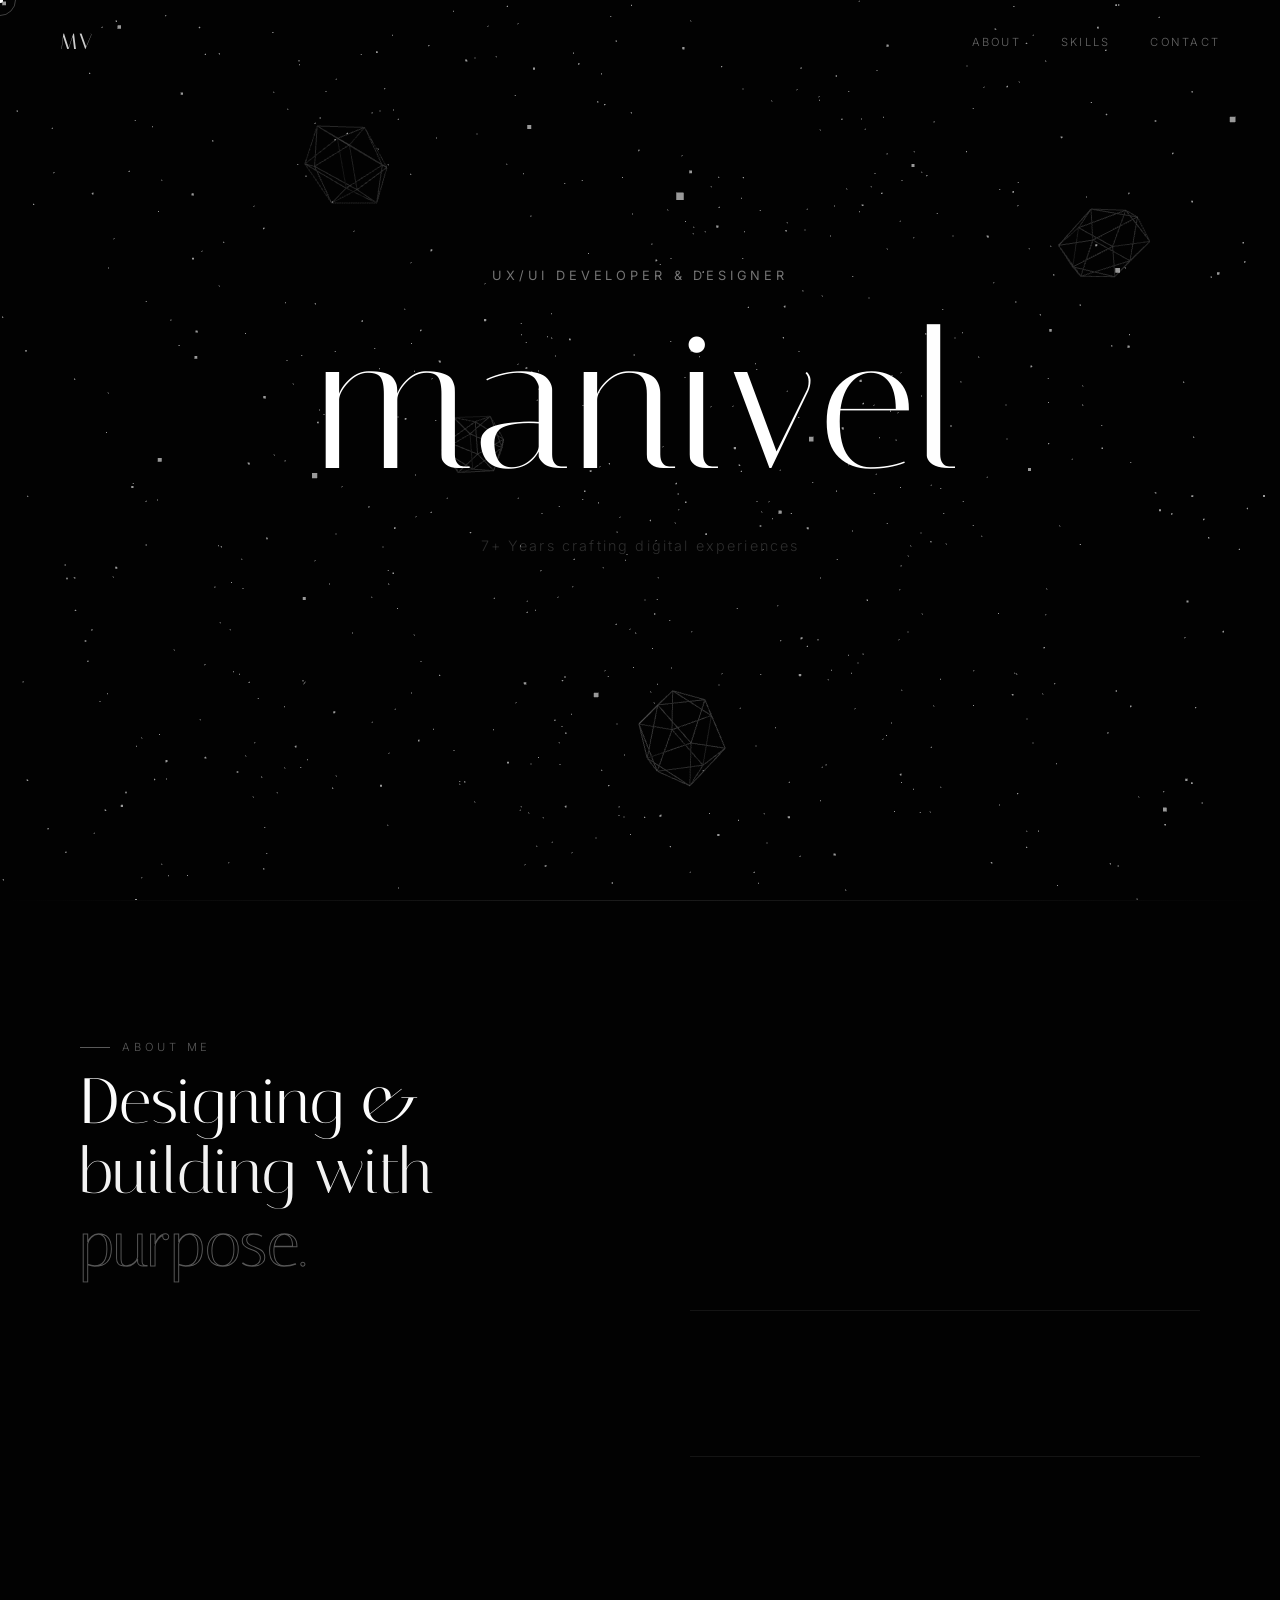
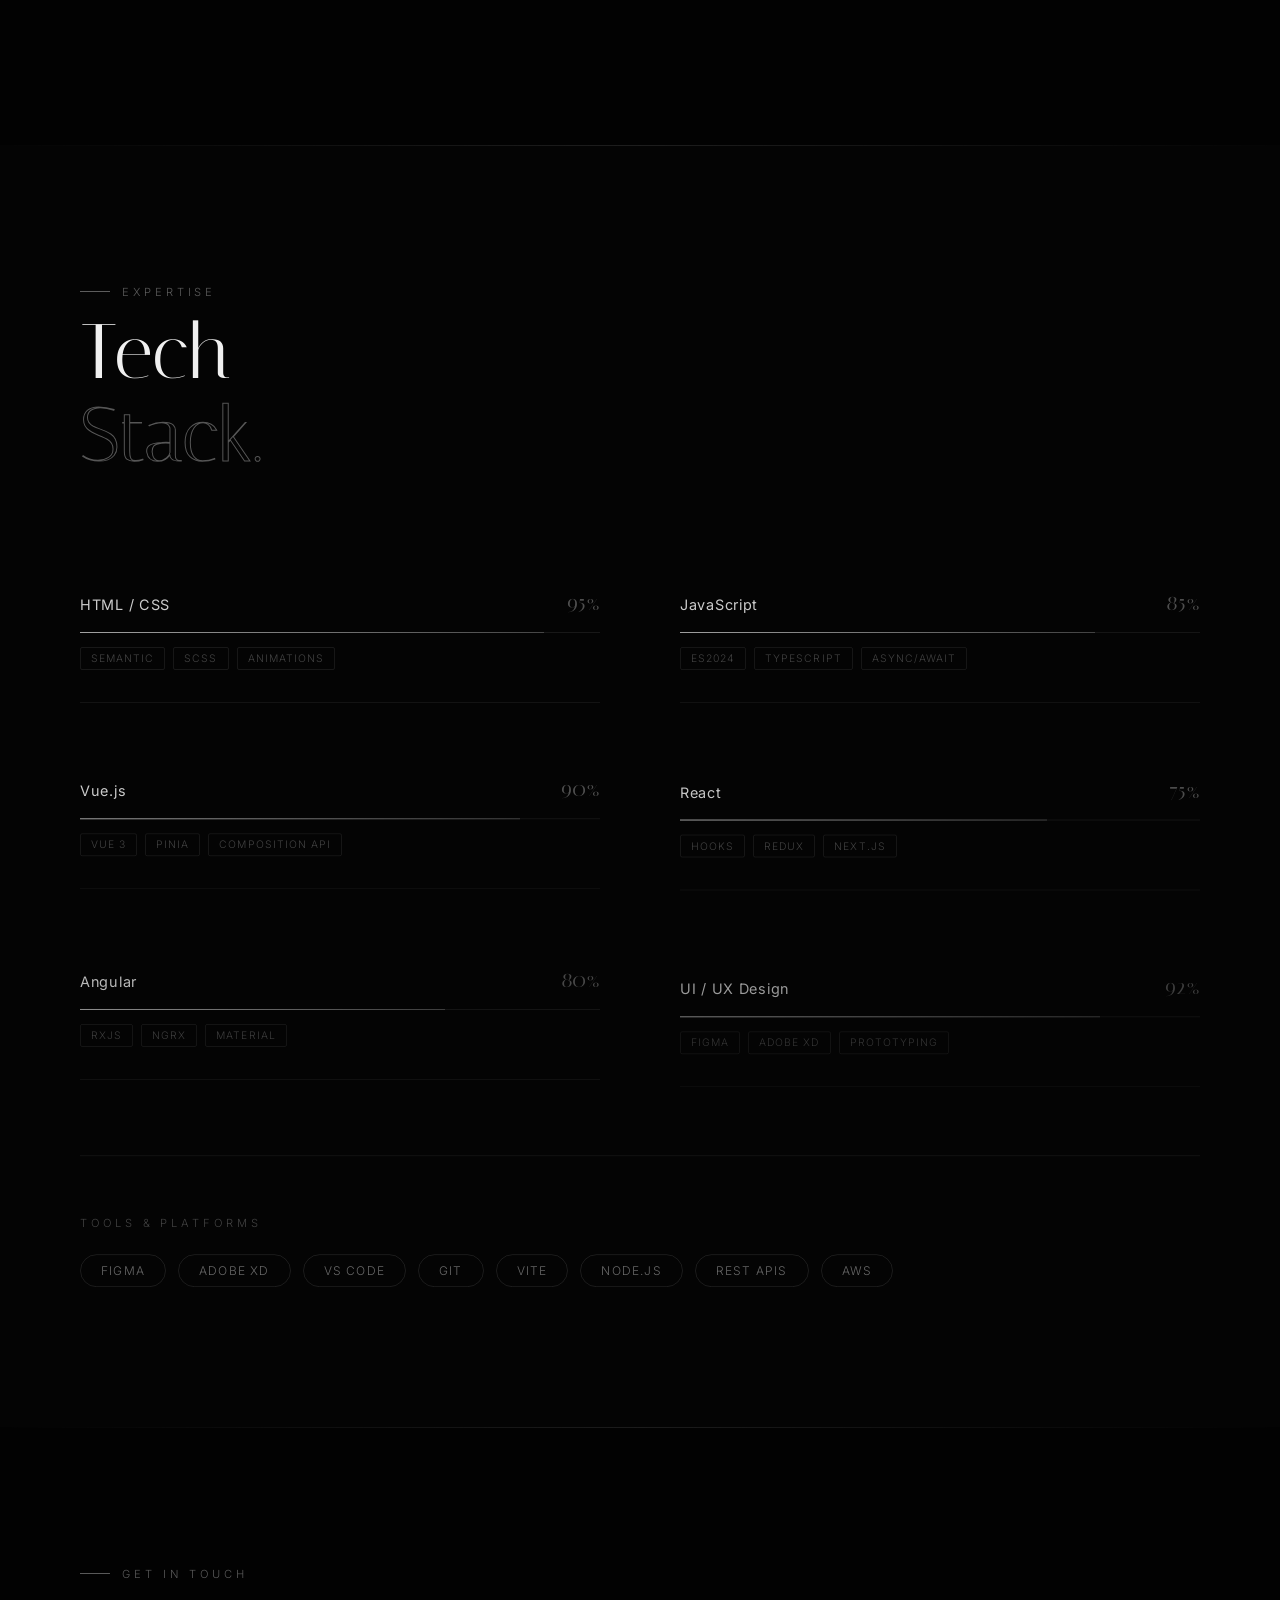
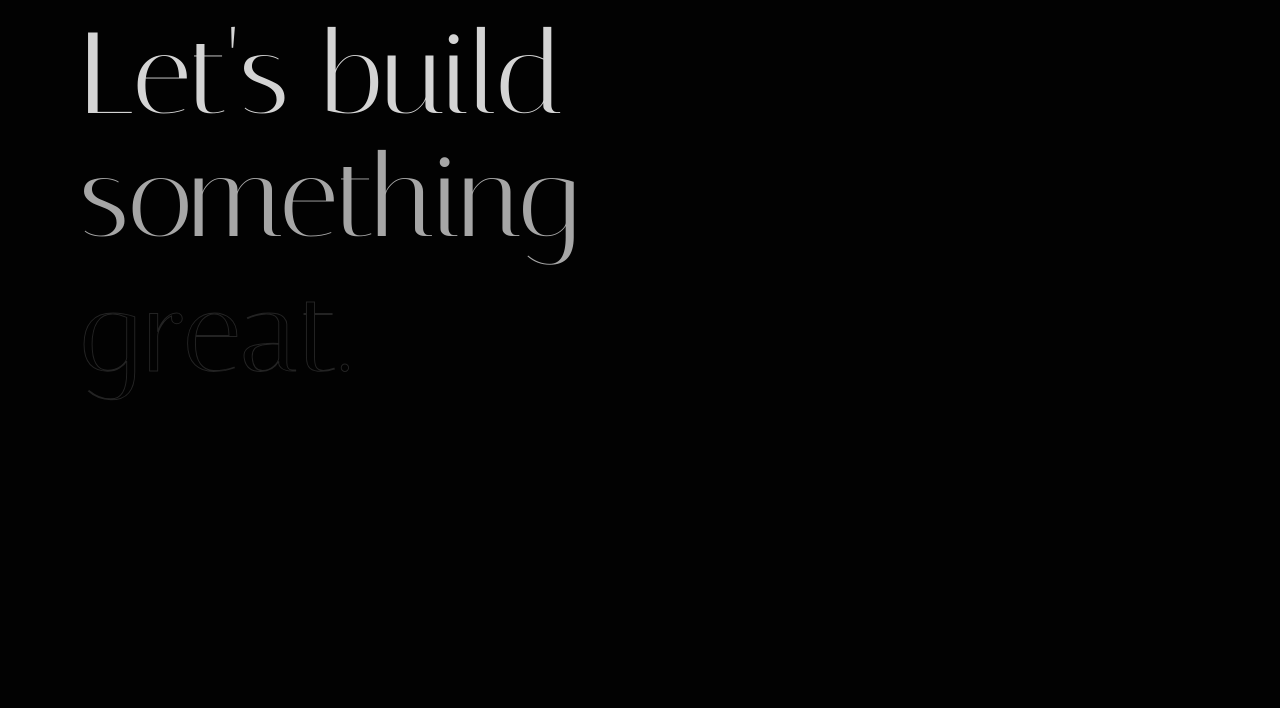
<file: index.html>
<!doctype html>
<html lang="en">
  <head>
    <meta charset="UTF-8" />
    <link rel="icon" type="image/svg+xml" href="/vite.svg" />
    <meta name="viewport" content="width=device-width, initial-scale=1.0" />
    <title>Manivel</title>
    <script type="module" crossorigin src="/assets/index-BeTmzPm_.js"></script>
    <link rel="stylesheet" crossorigin href="/assets/index-DvP_LPgw.css">
  </head>
  <body>
    <div id="app"></div>
  </body>
</html>
</file>
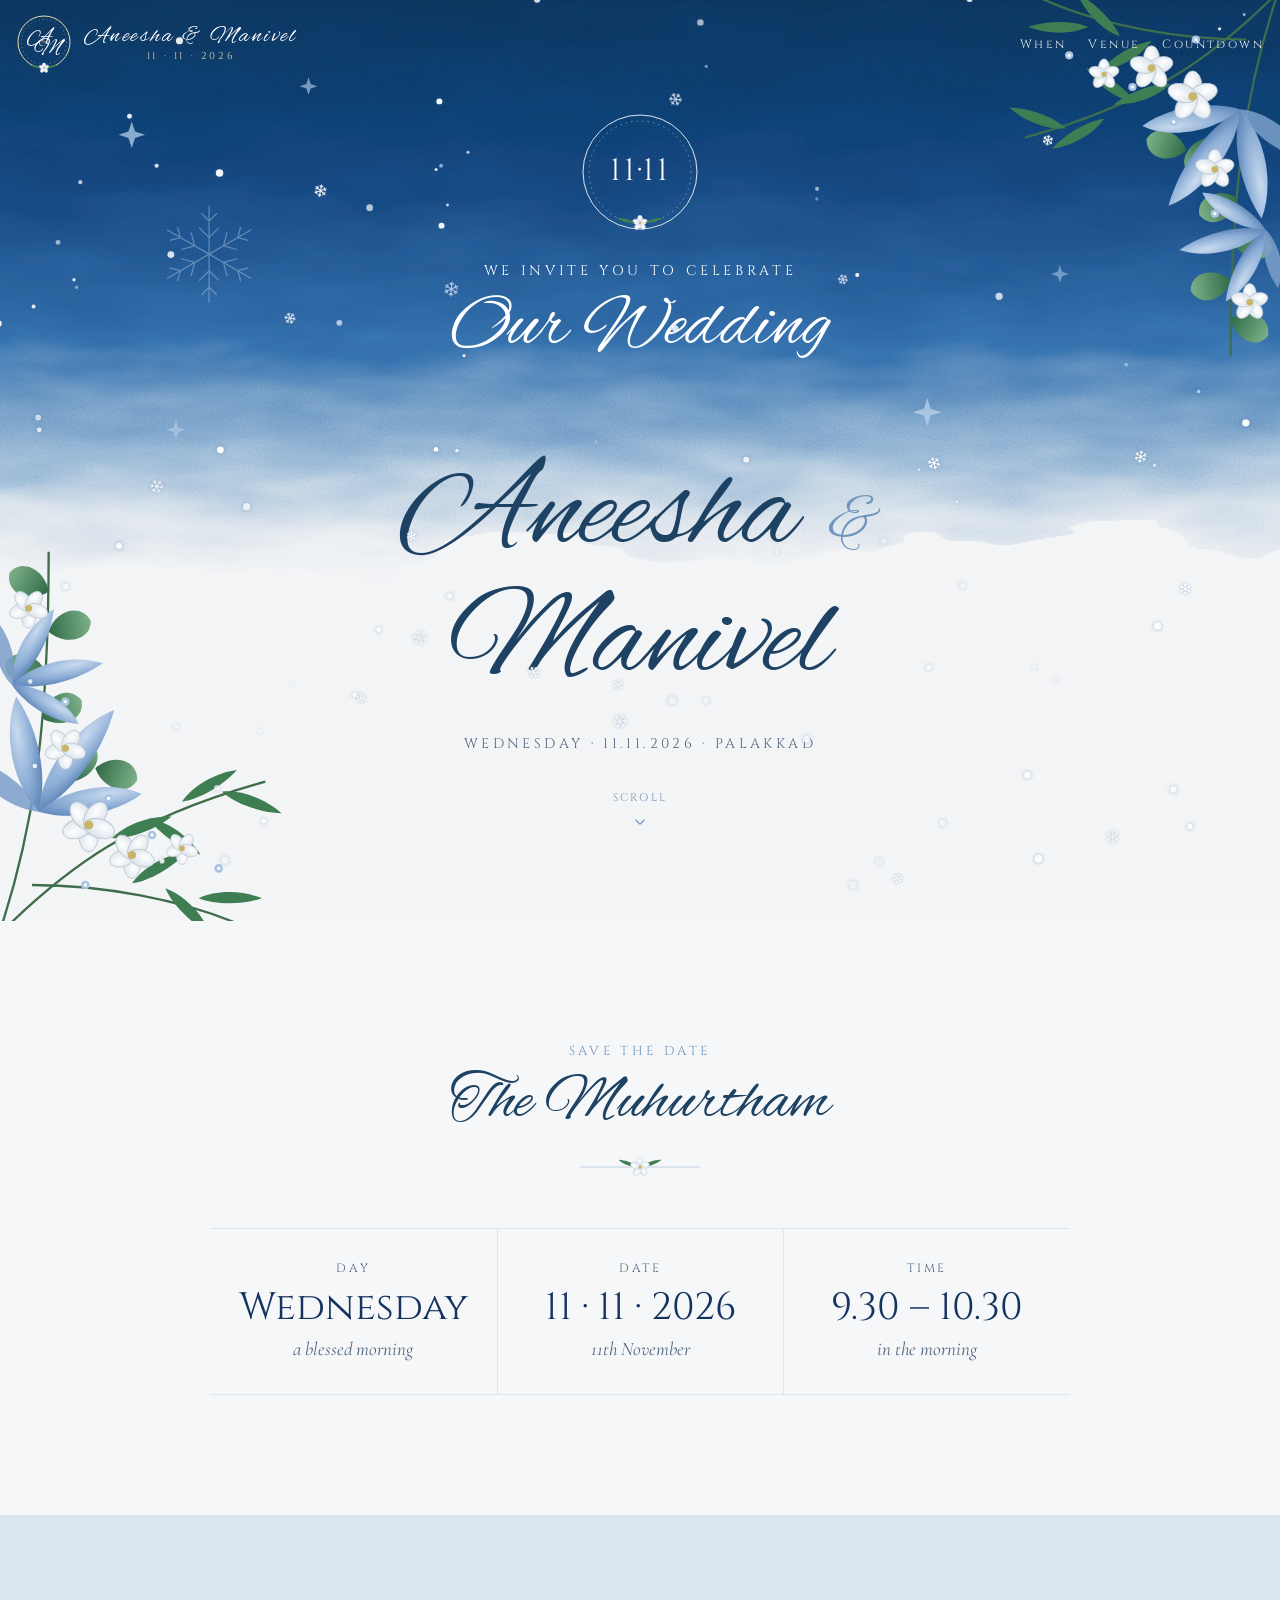
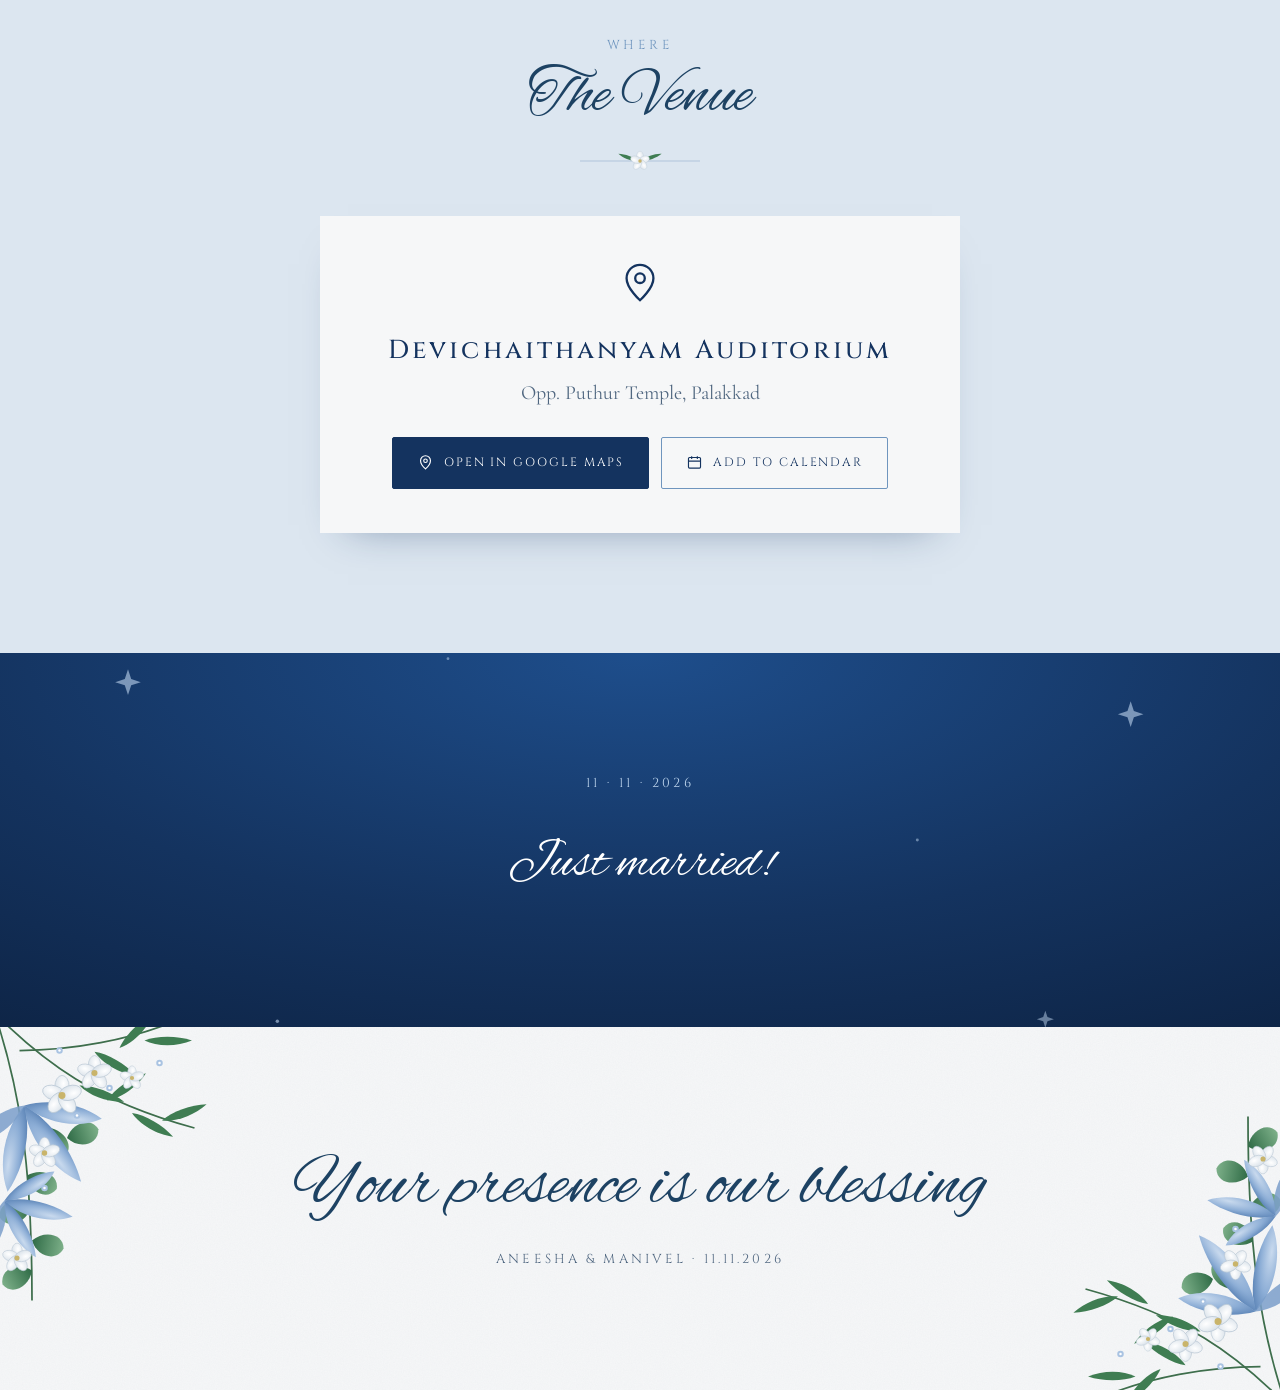
<file: Aneesha/index.html>
<!doctype html>
<html lang="en">
<head>
<meta charset="utf-8">
<meta name="viewport" content="width=device-width, initial-scale=1, viewport-fit=cover">
<meta name="description" content="Aneesha & Manivel are getting married on 11.11.2026 at Devichaithanyam Auditorium, Palakkad.">
<meta property="og:title" content="Aneesha & Manivel - Wedding Invitation">
<meta property="og:description" content="Wednesday, 11.11.2026 · 9.30 to 10.30 AM · Devichaithanyam Auditorium, Opp. Puthur Temple, Palakkad">
<style>:root{padding-top:env(safe-area-inset-top,0px);padding-bottom:env(safe-area-inset-bottom,0px)}body{margin:0}img{max-width:100%}[hidden]{display:none!important}</style>
<title>Aneesha & Manivel</title>
<meta name="claude:viewport-fit-sides" content="cover">
<link rel="preconnect" href="https://fonts.googleapis.com">
<link rel="preconnect" href="https://fonts.gstatic.com" crossorigin>
<link rel="stylesheet" href="https://fonts.googleapis.com/css2?family=Alex+Brush&family=Cormorant+Garamond:ital,wght@0,400;0,500;0,600;1,400&family=Cinzel:wght@400;500&display=swap">
<style>
/* Layout: full-page wedding site — 11·11 loader with curtain reveal, navy watercolour hero bleeding into paper, then date, venue, countdown bands, floral footer */
:root{
  --paper:#F6F7F8;
  --navy:#14335F;
  --navy-2:#1E4E8C;
  --ink:#1D4263;
  --sky:#6F95BE;
  --mist:#DCE6F0;
  --muted:#506780;
  --white:#FFFFFF;
  --f-script:"Alex Brush","Snell Roundhand","Apple Chancery",cursive;
  --f-caps:"Cinzel","Trajan Pro","Times New Roman",serif;
  --f-body:"Cormorant Garamond","Garamond","Georgia",serif;
  --gutter-l:max(16px,env(safe-area-inset-left,0px));
  --gutter-r:max(16px,env(safe-area-inset-right,0px));
  color-scheme:light;
}
*{box-sizing:border-box}
html{scroll-behavior:smooth}
body{background:var(--paper);color:var(--ink);font-family:var(--f-body);font-size:19px;line-height:1.6;overflow-x:hidden}
.wrap{padding-left:var(--gutter-l);padding-right:var(--gutter-r)}

/* ---------- LOADER ---------- */
.loader{position:fixed;inset:0;z-index:50;display:flex;align-items:center;justify-content:center;
  animation:loaderOut 0s linear 3.9s forwards}
.loader .half{position:absolute;top:0;bottom:0;width:50.5%;background:var(--navy);
  background-image:radial-gradient(120% 80% at 50% 0%,#1E4E8C 0%,#14335F 55%,#0E2547 100%)}
.loader .half.l{left:0;animation:curtainL 1s cubic-bezier(.7,0,.2,1) 2.9s forwards}
.loader .half.r{right:0;animation:curtainR 1s cubic-bezier(.7,0,.2,1) 2.9s forwards}
.loader .center{position:relative;text-align:center;color:var(--white);padding:0 24px;animation:fadeOut .5s ease 2.6s forwards}
.loader .rings{width:84px;height:54px;margin:0 auto 18px;display:block}
.loader .rings circle{fill:none;stroke:#E9D9A8;stroke-width:2.2;stroke-dasharray:120;stroke-dashoffset:120;animation:draw 1.1s ease forwards}
.loader .rings circle + circle{animation-delay:.35s}
.loader .crest{width:150px;height:150px;margin:0 auto;position:relative}
.loader .crest svg{width:100%;height:100%}
.loader .crest .ring{fill:none;stroke:var(--white);stroke-width:1.2;stroke-dasharray:340;stroke-dashoffset:340;animation:draw 1.4s ease .2s forwards}
.loader .crest .num{position:absolute;inset:0;display:flex;align-items:center;justify-content:center;font-family:var(--f-caps);font-size:38px;letter-spacing:.06em;opacity:0;animation:fadeUp .8s ease .8s forwards}
.loader .who{font-family:var(--f-script);font-size:40px;margin:16px 0 0;opacity:0;animation:fadeUp .8s ease 1.3s forwards}
.loader .bar{width:160px;height:1px;background:rgba(255,255,255,.25);margin:18px auto 0;overflow:hidden}
.loader .bar i{display:block;height:100%;background:#E9D9A8;transform-origin:left;transform:scaleX(0);animation:fill 2.3s ease .2s forwards}
.loader .skip{position:absolute;bottom:calc(24px + env(safe-area-inset-bottom,0px));left:50%;transform:translateX(-50%);background:none;border:0;color:rgba(255,255,255,.65);font-family:var(--f-caps);letter-spacing:.2em;font-size:11px;cursor:pointer;animation:fadeOut .4s ease 2.6s forwards}
.loader.done{display:none}
@keyframes draw{to{stroke-dashoffset:0}}
@keyframes fill{to{transform:scaleX(1)}}
@keyframes fadeUp{from{opacity:0;transform:translateY(8px)}to{opacity:1;transform:none}}
@keyframes fadeOut{to{opacity:0}}
@keyframes curtainL{to{transform:translateX(-101%)}}
@keyframes curtainR{to{transform:translateX(101%)}}
@keyframes loaderOut{to{visibility:hidden;pointer-events:none}}

/* ---------- NAV ---------- */
.nav{position:fixed;top:0;left:0;right:0;z-index:30;display:flex;justify-content:space-between;align-items:center;gap:16px;
  padding-top:calc(14px + env(safe-area-inset-top,0px));padding-bottom:14px;
  transition:background .35s ease,box-shadow .35s ease,padding .35s ease}
.nav.solid{background:rgba(17,41,79,.86);-webkit-backdrop-filter:blur(10px);backdrop-filter:blur(10px);box-shadow:0 8px 24px -16px rgba(0,0,0,.5);
  padding-top:calc(8px + env(safe-area-inset-top,0px));padding-bottom:8px}
.nav .mark{display:flex;align-items:center;gap:12px;color:var(--white);text-decoration:none}
.mono{position:relative;width:56px;height:56px;flex:none;display:block}
.mono svg{position:absolute;inset:0;width:100%;height:100%;overflow:visible}
.mono .l1,.mono .l2{position:absolute;font-family:var(--f-script);font-size:24px;line-height:1;color:var(--white)}
.mono .l1{left:11px;top:11px}
.mono .l2{right:9px;top:22px}
.mono .et{position:absolute;left:50%;top:50%;transform:translate(-50%,-48%);font-family:var(--f-body);font-style:italic;font-size:13px;color:#E9D9A8}
.mtext{display:flex;flex-direction:column;line-height:1.2}
.mtext b{font-family:var(--f-script);font-weight:400;font-size:24px}
.mtext small{font-family:var(--f-caps);font-size:10px;letter-spacing:.26em;color:#E9D9A8}
.nav ul{display:flex;gap:22px;list-style:none;margin:0;padding:0}
.snow{position:fixed;inset:0;width:100%;height:100%;pointer-events:none;z-index:40}
.nav a{color:rgba(255,255,255,.88);text-decoration:none;font-family:var(--f-caps);font-size:12px;letter-spacing:.2em}
.nav a:hover{color:var(--white)}

/* ---------- HERO ---------- */
.hero{position:relative;min-height:100svh;display:flex;align-items:center;justify-content:center;text-align:center;overflow:hidden;padding-block:110px 90px}
.hero .wash{position:absolute;top:0;left:0;width:100%;height:72%;pointer-events:none}
.tex{position:absolute;inset:0;width:100%;height:100%;pointer-events:none;opacity:.5;mix-blend-mode:multiply}
.hero .stars{position:absolute;top:0;left:0;width:100%;height:60%;pointer-events:none}
.tw{animation:twinkle 3.2s ease-in-out infinite}
.tw:nth-child(2n){animation-delay:1.1s}.tw:nth-child(3n){animation-delay:2s}
@keyframes twinkle{50%{opacity:.2}}
.corner{position:absolute;pointer-events:none;z-index:1}
.hero .corner.tr{top:-8px;right:-14px;width:clamp(190px,30vw,380px)}
.hero .corner.bl{bottom:-14px;left:-18px;width:clamp(200px,32vw,400px);transform:rotate(180deg)}
.hero-inner{position:relative;z-index:2;max-width:760px}
.hero .crest{width:124px;height:124px;margin:0 auto 26px;position:relative;color:var(--white)}
.hero .crest svg{width:100%;height:100%}
.hero .crest .num{position:absolute;inset:0;display:flex;align-items:center;justify-content:center;font-family:var(--f-caps);font-size:31px;letter-spacing:.06em}
.invite{font-family:var(--f-caps);color:var(--white);letter-spacing:.26em;font-size:14px;margin:0}
.our{font-family:var(--f-script);color:var(--white);font-size:clamp(48px,9vw,74px);line-height:1.1;margin:6px 0 0;font-weight:400}
.names{margin:clamp(48px,9vh,90px) 0 0;font-weight:400;font-family:var(--f-script);color:var(--ink);font-size:clamp(64px,13vw,128px);line-height:1;display:flex;flex-wrap:wrap;justify-content:center;align-items:baseline;column-gap:.25em}
.names .amp{font-size:.55em;color:var(--sky)}
.hero .date{font-family:var(--f-caps);letter-spacing:.24em;font-size:14px;color:var(--muted);margin:26px 0 0}
.scroll{display:inline-flex;flex-direction:column;align-items:center;gap:6px;margin-top:34px;color:var(--sky);text-decoration:none;font-family:var(--f-caps);font-size:11px;letter-spacing:.2em}
.scroll svg{width:18px;height:18px;animation:bob 1.8s ease-in-out infinite}
@keyframes bob{50%{transform:translateY(5px)}}

/* ---------- SECTIONS ---------- */
section.block{padding-block:clamp(70px,11vw,120px);text-align:center;position:relative}
.eyebrow{font-family:var(--f-caps);letter-spacing:.26em;font-size:13px;color:var(--sky);margin:0}
.title{font-family:var(--f-script);font-weight:400;font-size:clamp(44px,8vw,64px);line-height:1.1;margin:6px 0 0;color:var(--ink)}
.sprig{width:120px;height:22px;margin:18px auto 0;display:block}

.when-grid{display:grid;grid-template-columns:repeat(3,minmax(0,1fr));max-width:860px;margin:50px auto 0;border-top:1px solid var(--mist);border-bottom:1px solid var(--mist)}
.when-grid > div{padding:30px 14px;min-width:0}
.when-grid > div + div{border-left:1px solid var(--mist)}
.when-grid small{display:block;font-family:var(--f-caps);letter-spacing:.22em;font-size:12px;color:var(--muted)}
.when-grid b{display:block;font-family:var(--f-caps);font-weight:400;font-size:clamp(26px,4vw,38px);color:var(--navy);margin-top:8px;line-height:1.15}
.when-grid span{display:block;font-style:italic;color:var(--muted);margin-top:4px}

.venue{background:var(--mist)}
.venue .card{max-width:640px;margin:44px auto 0;background:var(--paper);padding:44px 28px;box-shadow:0 20px 40px -28px rgba(20,51,95,.5)}
.venue .pin{width:46px;height:46px;margin:0 auto 14px;color:var(--navy)}
.venue h3{font-family:var(--f-caps);font-weight:500;font-size:clamp(20px,3.6vw,26px);letter-spacing:.12em;margin:0;color:var(--navy);text-wrap:balance}
.venue p.addr{margin:6px 0 0;font-size:20px;color:var(--muted)}
.actions{display:flex;flex-wrap:wrap;gap:12px;justify-content:center;margin-top:28px}
.btn{display:inline-flex;align-items:center;gap:10px;font-family:var(--f-caps);letter-spacing:.16em;font-size:12px;text-decoration:none;padding:15px 24px;border-radius:2px;transition:background .2s ease,transform .2s ease}
.btn svg{width:17px;height:17px;flex:none}
.btn.primary{background:var(--navy);color:var(--white);border:1px solid var(--navy)}
.btn.primary:hover{background:var(--navy-2);transform:translateY(-1px)}
.btn.ghost{color:var(--navy);border:1px solid var(--sky);background:transparent}
.btn.ghost:hover{background:var(--mist)}
.btn:focus-visible,.nav a:focus-visible,.scroll:focus-visible{outline:2px solid var(--sky);outline-offset:3px}

.countdown{background:var(--navy);background-image:radial-gradient(90% 120% at 50% 0%,#1E4E8C 0%,#14335F 60%,#0E2547 100%);color:var(--white);overflow:hidden}
.countdown .eyebrow{color:#BFD6EE}
.countdown .title{color:var(--white)}
.count{display:grid;grid-template-columns:repeat(4,minmax(0,1fr));gap:12px;max-width:640px;margin:44px auto 0}
.count div{padding:20px 6px;border:1px solid rgba(255,255,255,.22)}
.count b{display:block;font-family:var(--f-caps);font-weight:400;font-size:clamp(30px,6vw,52px);line-height:1.05;font-variant-numeric:tabular-nums}
.count span{font-family:var(--f-caps);font-size:11px;letter-spacing:.22em;color:#BFD6EE}
.married{font-family:var(--f-script);font-size:52px;margin:30px 0 0}
.countdown .stars{position:absolute;inset:0;width:100%;height:100%;pointer-events:none}

.closing{padding-block:clamp(90px,13vw,150px);overflow:hidden}
.closing .corner.tl{top:-14px;left:-18px;width:clamp(170px,24vw,300px);transform:scaleX(-1)}
.closing .corner.br{bottom:-14px;right:-18px;width:clamp(170px,24vw,300px);transform:rotate(180deg) scaleX(-1)}
.closing .bless{position:relative;z-index:2;font-family:var(--f-script);font-size:clamp(44px,8vw,72px);line-height:1.15;margin:0;color:var(--ink)}
.closing .sig{position:relative;z-index:2;font-family:var(--f-caps);letter-spacing:.24em;font-size:13px;color:var(--muted);margin:20px 0 0}

.reveal{transition:transform .9s ease}
.reveal.pre{transform:translateY(22px)}

@media (max-width:640px){
  body{font-size:18px}
  .nav ul{display:none}
  .hero .corner.tr{top:64px;width:150px}
  .mtext b{font-size:22px}
  .when-grid{grid-template-columns:1fr}
  .when-grid > div + div{border-left:0;border-top:1px solid var(--mist)}
  .count{gap:8px}
  .count div{padding:14px 2px}
  .names{flex-direction:column;align-items:center}
  .closing{padding-block:150px}
  .closing .corner.tl,.closing .corner.br{width:140px}
}
@media (prefers-reduced-motion:reduce){
  .loader{display:none}
  .tw,.scroll svg{animation:none}
  .reveal,.reveal.pre{transition:none;transform:none}
  html{scroll-behavior:auto}
}
</style>
</head>
<body>

<!-- shared botanical shapes -->
<svg width="0" height="0" style="position:absolute" aria-hidden="true">
  <defs>
    <radialGradient id="petalBlue" cx="30%" cy="30%" r="80%">
      <stop offset="0" stop-color="#C9DAEE"/><stop offset=".6" stop-color="#8DAED6"/><stop offset="1" stop-color="#5E86B8"/>
    </radialGradient>
    <radialGradient id="petalWhite" cx="40%" cy="35%" r="75%">
      <stop offset="0" stop-color="#FFFFFF"/><stop offset="1" stop-color="#D3DDE6"/>
    </radialGradient>
    <linearGradient id="leafG" x1="0" x2="1"><stop offset="0" stop-color="#2F6B46"/><stop offset="1" stop-color="#7DB089"/></linearGradient>
    <g id="lily">
      <path d="M0 0 C-14 -20 -16 -52 -4 -74 C6 -54 10 -24 0 0Z" fill="url(#petalBlue)" transform="rotate(-38)"/>
      <path d="M0 0 C-14 -20 -16 -56 -2 -80 C8 -56 10 -24 0 0Z" fill="url(#petalBlue)" transform="rotate(8)"/>
      <path d="M0 0 C-12 -18 -14 -48 -2 -66 C8 -48 9 -20 0 0Z" fill="url(#petalBlue)" transform="rotate(52)"/>
      <path d="M0 0 C-10 -14 -12 -38 -2 -54 C6 -38 8 -16 0 0Z" fill="#7C9FCB" opacity=".85" transform="rotate(-80)"/>
    </g>
    <g id="bloom">
      <g fill="url(#petalWhite)" stroke="#B9C7D4" stroke-width=".5">
        <ellipse rx="5" ry="8" transform="translate(0,-6)"/>
        <ellipse rx="5" ry="8" transform="rotate(72) translate(0,-6)"/>
        <ellipse rx="5" ry="8" transform="rotate(144) translate(0,-6)"/>
        <ellipse rx="5" ry="8" transform="rotate(216) translate(0,-6)"/>
        <ellipse rx="5" ry="8" transform="rotate(288) translate(0,-6)"/>
      </g>
      <circle r="2.4" fill="#C9B46A"/>
    </g>
    <g id="dot"><circle r="2.6" fill="#A9C3E2"/><circle r="1" fill="#fff"/></g>
    <path id="euc" d="M0 0 C6 -12 22 -14 26 -2 C24 10 8 10 0 0Z" fill="url(#leafG)"/>
    <path id="slim" d="M0 0 C10 -5 26 -5 38 0 C26 4 10 4 0 0Z" fill="#3F7D52"/>
    <g id="spray">
      <g fill="none" stroke="#3E6E4C" stroke-width="1.4">
        <path d="M230 0 C190 40 150 70 70 92"/><path d="M230 0 C210 60 200 120 200 230"/><path d="M210 30 C170 30 120 22 80 4"/>
      </g>
      <use href="#slim" transform="translate(96 86) rotate(200)"/><use href="#slim" transform="translate(120 80) rotate(150)"/>
      <use href="#slim" transform="translate(140 70) rotate(215)"/><use href="#slim" transform="translate(162 58) rotate(160)"/>
      <use href="#slim" transform="translate(110 22) rotate(180)"/><use href="#slim" transform="translate(130 28) rotate(225)"/>
      <use href="#slim" transform="translate(150 31) rotate(150)"/>
      <use href="#euc" transform="translate(204 130) rotate(160)"/><use href="#euc" transform="translate(201 156) rotate(20)"/>
      <use href="#euc" transform="translate(200 182) rotate(170)"/><use href="#euc" transform="translate(200 206) rotate(30)"/>
      <use href="#euc" transform="translate(186 92) rotate(120)"/><use href="#euc" transform="translate(172 100) rotate(200)"/>
      <use href="#lily" transform="translate(206 74) rotate(-150) scale(.95)"/>
      <use href="#lily" transform="translate(222 150) rotate(-110) scale(.7)"/>
      <use href="#bloom" transform="translate(176 66) scale(1.15)"/><use href="#bloom" transform="translate(150 48)"/>
      <use href="#bloom" transform="translate(190 112) scale(.9)"/><use href="#bloom" transform="translate(212 196) scale(.85)"/>
      <use href="#bloom" transform="translate(120 52) scale(.7)"/>
      <use href="#dot" transform="translate(138 60)"/><use href="#dot" transform="translate(164 82)"/>
      <use href="#dot" transform="translate(98 40)"/><use href="#dot" transform="translate(190 140)"/><use href="#dot" transform="translate(178 30)"/>
    </g>
    <g id="sprigMark">
      <path d="M0 11 H120" stroke="#6F95BE" stroke-width=".8" opacity=".5"/>
      <use href="#slim" transform="translate(58 11) rotate(200) scale(.55)"/>
      <use href="#slim" transform="translate(62 11) rotate(-20) scale(.55)"/>
      <use href="#bloom" transform="translate(60 11) scale(.7)"/>
    </g>
    <filter id="paper"><feTurbulence type="fractalNoise" baseFrequency=".85" numOctaves="3" seed="2"/><feColorMatrix values="0 0 0 0 .55  0 0 0 0 .6  0 0 0 0 .66  0 0 0 .2 0"/></filter>
  </defs>
</svg>

<!-- LOADER -->
<div class="loader" id="loader" role="presentation">
  <div class="half l"></div><div class="half r"></div>
  <div class="center">
    <svg class="rings" viewBox="0 0 84 54" aria-hidden="true"><circle cx="31" cy="30" r="18"/><circle cx="53" cy="30" r="18"/></svg>
    <div class="crest">
      <svg viewBox="0 0 150 150" aria-hidden="true">
        <circle class="ring" cx="75" cy="75" r="54" transform="rotate(-90 75 75)"/>
        <circle cx="75" cy="75" r="62" fill="none" stroke="#fff" stroke-width=".6" stroke-dasharray="1.5 5" opacity=".5"/>
      </svg>
      <div class="num">11·11</div>
    </div>
    <p class="who">Aneesha &amp; Manivel</p>
    <div class="bar"><i></i></div>
  </div>
  <button class="skip" id="skip" type="button">TAP TO OPEN</button>
</div>

<canvas class="snow" id="snow" aria-hidden="true"></canvas>

<!-- HERO -->
<header class="hero wrap" id="home">
  <nav class="nav wrap" aria-label="Sections">
    <a class="mark" href="#home" aria-label="Aneesha and Manivel, back to top">
      <span class="mono" aria-hidden="true">
        <svg viewBox="0 0 56 56">
          <circle cx="28" cy="28" r="26" fill="none" stroke="#E9D9A8" stroke-width="1"/>
          <circle cx="28" cy="28" r="22.5" fill="none" stroke="#fff" stroke-width=".5" stroke-dasharray="1 3" opacity=".7"/>
          <use href="#bloom" transform="translate(28 54) scale(.38)"/>
          <use href="#slim" transform="translate(25 54) rotate(195) scale(.32)"/>
          <use href="#slim" transform="translate(31 54) rotate(-15) scale(.32)"/>
        </svg>
        <span class="l1">A</span><span class="et">&amp;</span><span class="l2">M</span>
      </span>
      <span class="mtext"><b>Aneesha &amp; Manivel</b><small>11 · 11 · 2026</small></span>
    </a>
    <ul>
      <li><a href="#when">When</a></li>
      <li><a href="#venue">Venue</a></li>
      <li><a href="#countdown">Countdown</a></li>
    </ul>
  </nav>

  <svg class="wash" viewBox="0 0 1200 700" preserveAspectRatio="none" aria-hidden="true">
    <defs>
      <linearGradient id="washG" x1="0" y1="0" x2="0" y2="1">
        <stop offset="0" stop-color="#11294F"/>
        <stop offset=".35" stop-color="#1B4682"/>
        <stop offset=".62" stop-color="#3D79B8"/>
        <stop offset=".82" stop-color="#9CC0E0" stop-opacity=".7"/>
        <stop offset="1" stop-color="#F6F7F8" stop-opacity="0"/>
      </linearGradient>
      <filter id="bleed" x="-5%" y="-5%" width="110%" height="115%">
        <feTurbulence type="fractalNoise" baseFrequency=".008 .025" numOctaves="3" seed="7" result="t"/>
        <feDisplacementMap in="SourceGraphic" in2="t" scale="70" xChannelSelector="R" yChannelSelector="G" result="d"/>
        <feTurbulence type="fractalNoise" baseFrequency=".6" numOctaves="2" seed="3" result="g"/>
        <feColorMatrix in="g" type="matrix" values="0 0 0 0 0  0 0 0 0 .1  0 0 0 0 .25  0 0 0 .35 0" result="grain"/>
        <feComposite in="grain" in2="d" operator="in" result="gg"/>
        <feMerge><feMergeNode in="d"/><feMergeNode in="gg"/></feMerge>
      </filter>
    </defs>
    <path d="M-40 -40 H1240 V560 C1100 610 980 520 820 580 C680 630 540 520 400 590 C260 650 120 560 -40 610Z" fill="url(#washG)" filter="url(#bleed)"/>
  </svg>
  <svg class="tex" aria-hidden="true"><rect width="100%" height="100%" filter="url(#paper)"/></svg>
  <svg class="stars" viewBox="0 0 1200 500" preserveAspectRatio="xMidYMin slice" aria-hidden="true">
    <g fill="#BFD6EE">
      <path class="tw" d="M140 110 l3 9 9 3 -9 3 -3 9 -3 -9 -9 -3 9 -3z" opacity=".7"/>
      <path class="tw" d="M300 70 l2 6 6 2 -6 2 -2 6 -2 -6 -6 -2 6 -2z" opacity=".6"/>
      <path class="tw" d="M860 360 l3 10 10 3 -10 3 -3 10 -3 -10 -10 -3 10 -3z" opacity=".7"/>
      <path class="tw" d="M180 380 l2 7 7 2 -7 2 -2 7 -2 -7 -7 -2 7 -2z" opacity=".55"/>
      <path class="tw" d="M980 240 l2 6 6 2 -6 2 -2 6 -2 -6 -6 -2 6 -2z" opacity=".5"/>
      <circle class="tw" cx="420" cy="150" r="1.8" opacity=".7"/><circle class="tw" cx="660" cy="60" r="1.5" opacity=".6"/>
      <circle class="tw" cx="1040" cy="330" r="1.8" opacity=".6"/><circle class="tw" cx="90" cy="260" r="1.5" opacity=".6"/>
      <circle class="tw" cx="560" cy="400" r="1.3" opacity=".5"/><circle class="tw" cx="760" cy="180" r="1.4" opacity=".5"/>
    </g>
    <g transform="translate(210 230)" stroke="#9FBFE0" stroke-width="1.1" fill="none" opacity=".5">
      <g id="arm"><path d="M0 0 V-44 M0 -15 l-9 -9 M0 -15 l9 -9 M0 -30 l-7 -7 M0 -30 l7 -7"/></g>
      <use href="#arm" transform="rotate(60)"/><use href="#arm" transform="rotate(120)"/>
      <use href="#arm" transform="rotate(180)"/><use href="#arm" transform="rotate(240)"/><use href="#arm" transform="rotate(300)"/>
    </g>
  </svg>
  <svg class="corner tr" viewBox="0 0 240 240" aria-hidden="true"><use href="#spray"/></svg>
  <svg class="corner bl" viewBox="0 0 240 240" aria-hidden="true"><use href="#spray"/></svg>

  <div class="hero-inner">
    <div class="crest" aria-label="11.11">
      <svg viewBox="0 0 124 124" aria-hidden="true">
        <circle cx="62" cy="62" r="57" fill="none" stroke="#fff" stroke-width="1" opacity=".85"/>
        <circle cx="62" cy="62" r="51" fill="none" stroke="#fff" stroke-width=".6" stroke-dasharray="1.5 4" opacity=".7"/>
        <use href="#bloom" transform="translate(62 113) scale(.55)"/>
        <use href="#slim" transform="translate(57 113) rotate(195) scale(.5)"/>
        <use href="#slim" transform="translate(67 113) rotate(-15) scale(.5)"/>
      </svg>
      <div class="num">11·11</div>
    </div>
    <p class="invite">WE INVITE YOU TO CELEBRATE</p>
    <h2 class="our">Our Wedding</h2>
    <h1 class="names"><span>Aneesha</span><span class="amp">&amp;</span><span>Manivel</span></h1>
    <p class="date">WEDNESDAY · 11.11.2026 · PALAKKAD</p>
    <a class="scroll" href="#when">SCROLL
      <svg viewBox="0 0 24 24" fill="none" stroke="currentColor" stroke-width="1.5" aria-hidden="true"><path d="M6 9l6 6 6-6"/></svg>
    </a>
  </div>
</header>

<!-- WHEN -->
<section class="block wrap reveal" id="when">
  <p class="eyebrow">SAVE THE DATE</p>
  <h2 class="title">The Muhurtham</h2>
  <svg class="sprig" viewBox="0 0 120 22" aria-hidden="true"><use href="#sprigMark"/></svg>
  <div class="when-grid">
    <div><small>DAY</small><b>Wednesday</b><span>a blessed morning</span></div>
    <div><small>DATE</small><b>11 · 11 · 2026</b><span>11th November</span></div>
    <div><small>TIME</small><b>9.30 – 10.30</b><span>in the morning</span></div>
  </div>
</section>

<!-- VENUE -->
<section class="block venue wrap reveal" id="venue">
  <p class="eyebrow">WHERE</p>
  <h2 class="title">The Venue</h2>
  <svg class="sprig" viewBox="0 0 120 22" aria-hidden="true"><use href="#sprigMark"/></svg>
  <div class="card">
    <svg class="pin" viewBox="0 0 24 24" fill="none" stroke="currentColor" stroke-width="1.2" aria-hidden="true"><path d="M12 21s-7-6.2-7-11.5A7 7 0 0 1 19 9.5C19 14.8 12 21 12 21Z"/><circle cx="12" cy="9.5" r="2.5"/></svg>
    <h3>Devichaithanyam Auditorium</h3>
    <p class="addr">Opp. Puthur Temple, Palakkad</p>
    <div class="actions">
      <a class="btn primary" target="_blank" rel="noopener" href="https://www.google.com/maps/search/?api=1&amp;query=Devichaithanyam+Auditorium+Opp+Puthur+Temple+Palakkad+Kerala">
        <svg viewBox="0 0 24 24" fill="none" stroke="currentColor" stroke-width="1.6" aria-hidden="true"><path d="M12 21s-7-6.2-7-11.5A7 7 0 0 1 19 9.5C19 14.8 12 21 12 21Z"/><circle cx="12" cy="9.5" r="2.5"/></svg>
        OPEN IN GOOGLE MAPS
      </a>
      <a class="btn ghost" target="_blank" rel="noopener" href="https://calendar.google.com/calendar/render?action=TEMPLATE&amp;text=Aneesha+%26+Manivel+Wedding&amp;dates=20261111T040000Z/20261111T050000Z&amp;location=Devichaithanyam+Auditorium%2C+Opp+Puthur+Temple%2C+Palakkad&amp;details=Muhurtham+9%3A30+am+to+10%3A30+am">
        <svg viewBox="0 0 24 24" fill="none" stroke="currentColor" stroke-width="1.6" aria-hidden="true"><rect x="3.5" y="5" width="17" height="15" rx="1.5"/><path d="M3.5 10h17M8 3v4M16 3v4"/></svg>
        ADD TO CALENDAR
      </a>
    </div>
  </div>
</section>

<!-- COUNTDOWN -->
<section class="block countdown wrap" id="countdown">
  <svg class="stars" viewBox="0 0 1200 500" preserveAspectRatio="xMidYMid slice" aria-hidden="true">
    <g fill="#BFD6EE">
      <path class="tw" d="M120 90 l3 9 9 3 -9 3 -3 9 -3 -9 -9 -3 9 -3z" opacity=".6"/>
      <path class="tw" d="M1060 120 l3 9 9 3 -9 3 -3 9 -3 -9 -9 -3 9 -3z" opacity=".6"/>
      <path class="tw" d="M980 410 l2 6 6 2 -6 2 -2 6 -2 -6 -6 -2 6 -2z" opacity=".5"/>
      <circle class="tw" cx="260" cy="420" r="1.6" opacity=".6"/><circle class="tw" cx="700" cy="60" r="1.5" opacity=".5"/>
      <circle class="tw" cx="420" cy="80" r="1.3" opacity=".5"/><circle class="tw" cx="860" cy="250" r="1.4" opacity=".5"/>
    </g>
  </svg>
  <div class="reveal" id="countWrap" style="position:relative">
    <p class="eyebrow">COUNTING DOWN TO</p>
    <h2 class="title">11 · 11</h2>
    <div class="count">
      <div><b id="cd-d">10</b><span>DAYS</span></div>
      <div><b id="cd-h">00</b><span>HOURS</span></div>
      <div><b id="cd-m">00</b><span>MINUTES</span></div>
      <div><b id="cd-s">00</b><span>SECONDS</span></div>
    </div>
  </div>
</section>

<!-- CLOSING -->
<section class="block closing wrap">
  <svg class="tex" aria-hidden="true"><rect width="100%" height="100%" filter="url(#paper)"/></svg>
  <svg class="corner tl" viewBox="0 0 240 240" aria-hidden="true"><use href="#spray"/></svg>
  <svg class="corner br" viewBox="0 0 240 240" aria-hidden="true"><use href="#spray"/></svg>
  <p class="bless reveal">Your presence is our blessing</p>
  <p class="sig">ANEESHA &amp; MANIVEL · 11.11.2026</p>
</section>

<script>
(function(){
  // loader: CSS finishes it on its own; tap skips
  var loader = document.getElementById("loader");
  function closeLoader(){ loader.classList.add("done"); }
  document.getElementById("skip").addEventListener("click", closeLoader);
  loader.addEventListener("click", closeLoader);

  // nav turns solid after scrolling past the top
  var nav = document.querySelector(".nav");
  function navState(){ nav.classList.toggle("solid", scrollY > 40); }
  addEventListener("scroll", navState, {passive:true}); navState();

  // falling snow
  var reduce = matchMedia("(prefers-reduced-motion: reduce)").matches;
  var cv = document.getElementById("snow"), cx = cv.getContext && cv.getContext("2d");
  if(cx && !reduce){
    var W, H, dpr = Math.min(devicePixelRatio || 1, 2), flakes = [];
    function size(){ W = innerWidth; H = innerHeight; cv.width = W*dpr; cv.height = H*dpr; cx.setTransform(dpr,0,0,dpr,0,0); }
    size(); addEventListener("resize", size);
    var N = Math.round(Math.min(90, Math.max(40, innerWidth/14)));
    function mk(top){
      var star = Math.random() < .22;
      return { x:Math.random()*W, y: top ? -10 : Math.random()*H,
        r: star ? 4+Math.random()*4 : 1.2+Math.random()*2.6,
        vy: .35+Math.random()*.9, sway: Math.random()*Math.PI*2, sw: .004+Math.random()*.012,
        rot: Math.random()*6, vr: (Math.random()-.5)*.01, star: star, a: .55+Math.random()*.45 };
    }
    for(var i=0;i<N;i++) flakes.push(mk(false));
    function drawStar(f){
      cx.save(); cx.translate(f.x,f.y); cx.rotate(f.rot);
      cx.strokeStyle = "rgba(255,255,255,"+f.a+")"; cx.lineWidth = 1.1;
      cx.shadowColor = "rgba(70,110,160,.55)"; cx.shadowBlur = 3;
      cx.beginPath();
      for(var k=0;k<6;k++){
        cx.rotate(Math.PI/3); cx.moveTo(0,0); cx.lineTo(0,-f.r);
        cx.moveTo(0,-f.r*.55); cx.lineTo(-f.r*.28,-f.r*.8); cx.moveTo(0,-f.r*.55); cx.lineTo(f.r*.28,-f.r*.8);
      }
      cx.stroke(); cx.restore();
    }
    function frame(){
      cx.clearRect(0,0,W,H);
      for(var i=0;i<flakes.length;i++){
        var f = flakes[i];
        f.sway += f.sw; f.y += f.vy; f.x += Math.sin(f.sway)*.5; f.rot += f.vr;
        if(f.y > H+12 || f.x < -20 || f.x > W+20){ flakes[i] = mk(true); continue; }
        if(f.star){ drawStar(f); }
        else{
          cx.beginPath(); cx.arc(f.x,f.y,f.r,0,Math.PI*2);
          cx.fillStyle = "rgba(255,255,255,"+f.a+")";
          cx.shadowColor = "rgba(70,110,160,.5)"; cx.shadowBlur = 4;
          cx.fill(); cx.shadowBlur = 0;
        }
      }
      requestAnimationFrame(frame);
    }
    requestAnimationFrame(frame);
  }
  setTimeout(closeLoader, 4100);

  // countdown
  var target = new Date("2026-11-11T09:30:00+05:30").getTime();
  var wrap = document.getElementById("countWrap");
  function pad(n){return String(n).padStart(2,"0")}
  function tick(){
    var diff = target - Date.now();
    if(diff <= 0){ wrap.innerHTML = '<p class="eyebrow">11 · 11 · 2026</p><p class="married">Just married!</p>'; return false; }
    var s = Math.floor(diff/1000);
    document.getElementById("cd-d").textContent = Math.floor(s/86400);
    document.getElementById("cd-h").textContent = pad(Math.floor(s%86400/3600));
    document.getElementById("cd-m").textContent = pad(Math.floor(s%3600/60));
    document.getElementById("cd-s").textContent = pad(s%60);
    return true;
  }
  if(tick()){ var t = setInterval(function(){ if(!tick()) clearInterval(t); },1000); }

  // gentle slide-up on scroll (content stays visible)
  if("IntersectionObserver" in window && !matchMedia("(prefers-reduced-motion: reduce)").matches){
    var els = document.querySelectorAll(".reveal");
    var io = new IntersectionObserver(function(es){
      es.forEach(function(e){ if(e.isIntersecting){ e.target.classList.remove("pre"); io.unobserve(e.target); } });
    },{threshold:.15});
    els.forEach(function(el){
      var r = el.getBoundingClientRect();
      if(r.top > innerHeight){ el.classList.add("pre"); io.observe(el); }
    });
  }
})();
</script>

</body>
</html>
</file>
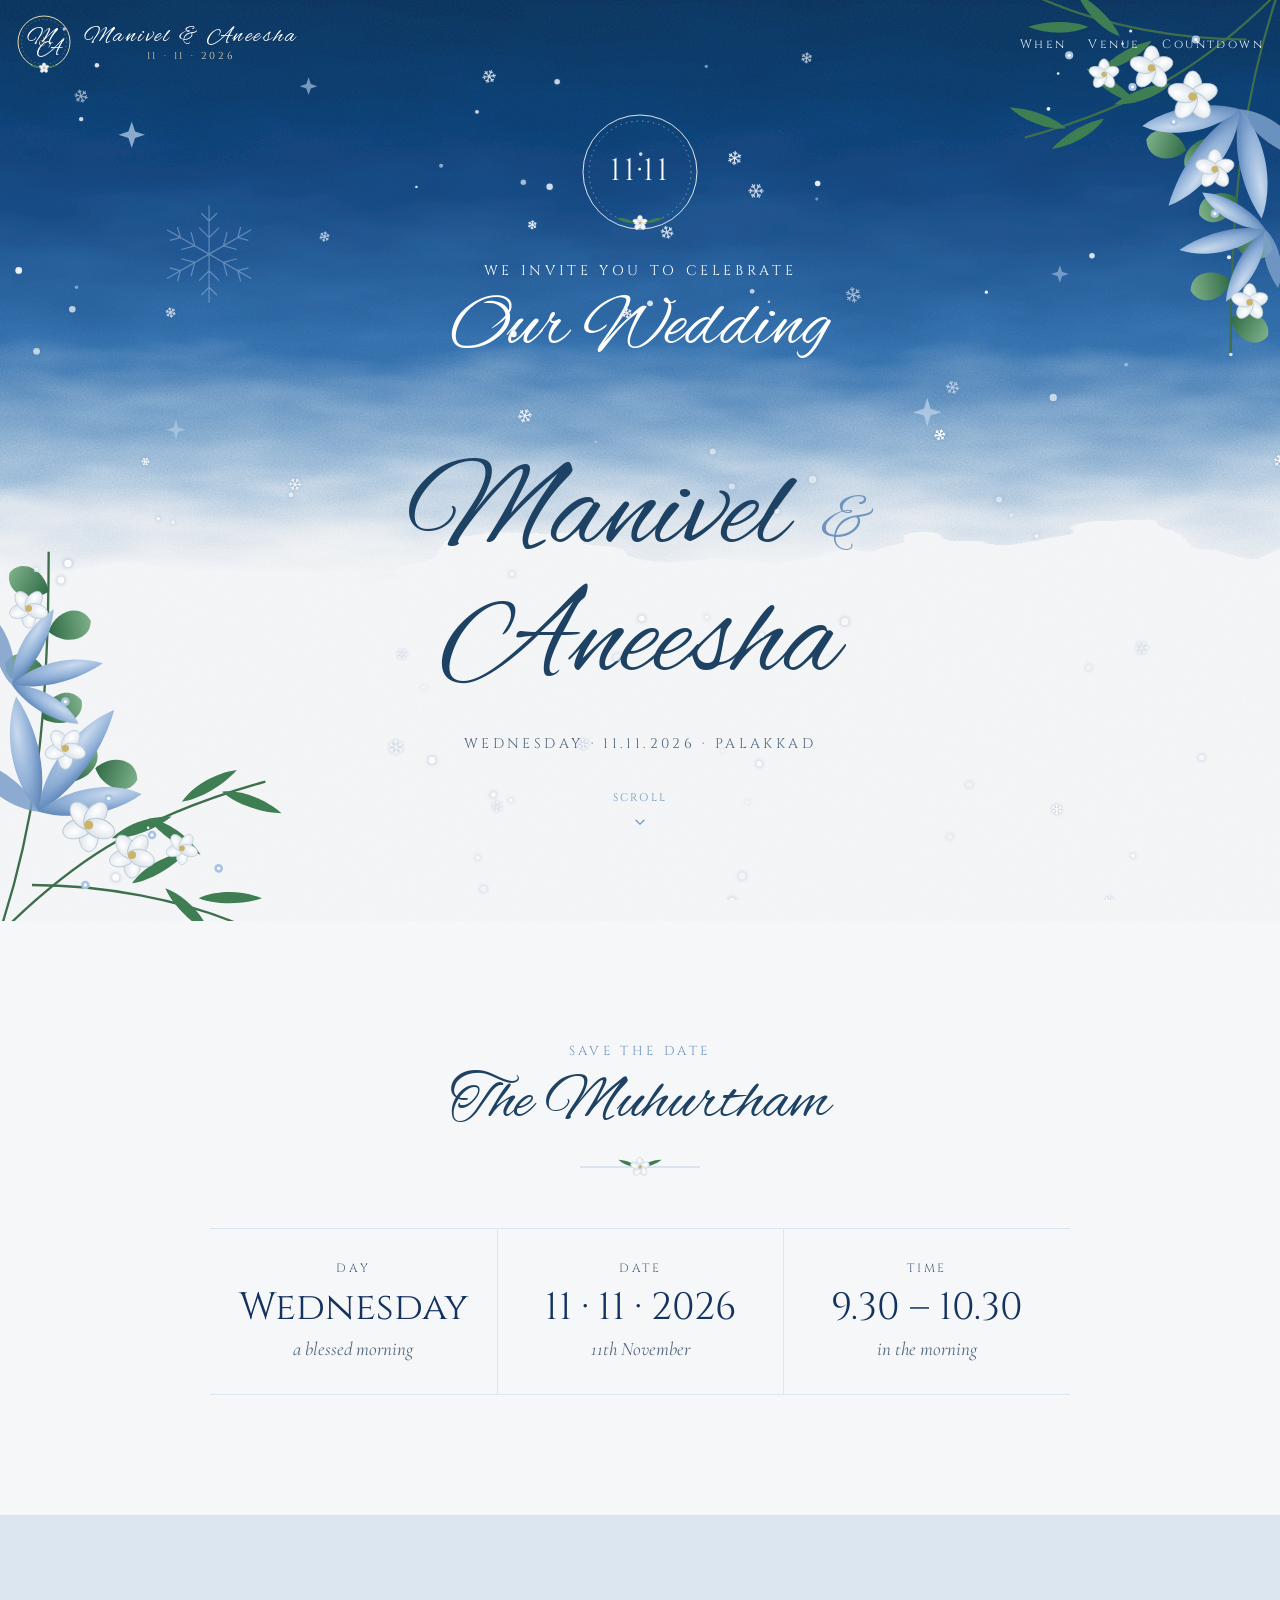
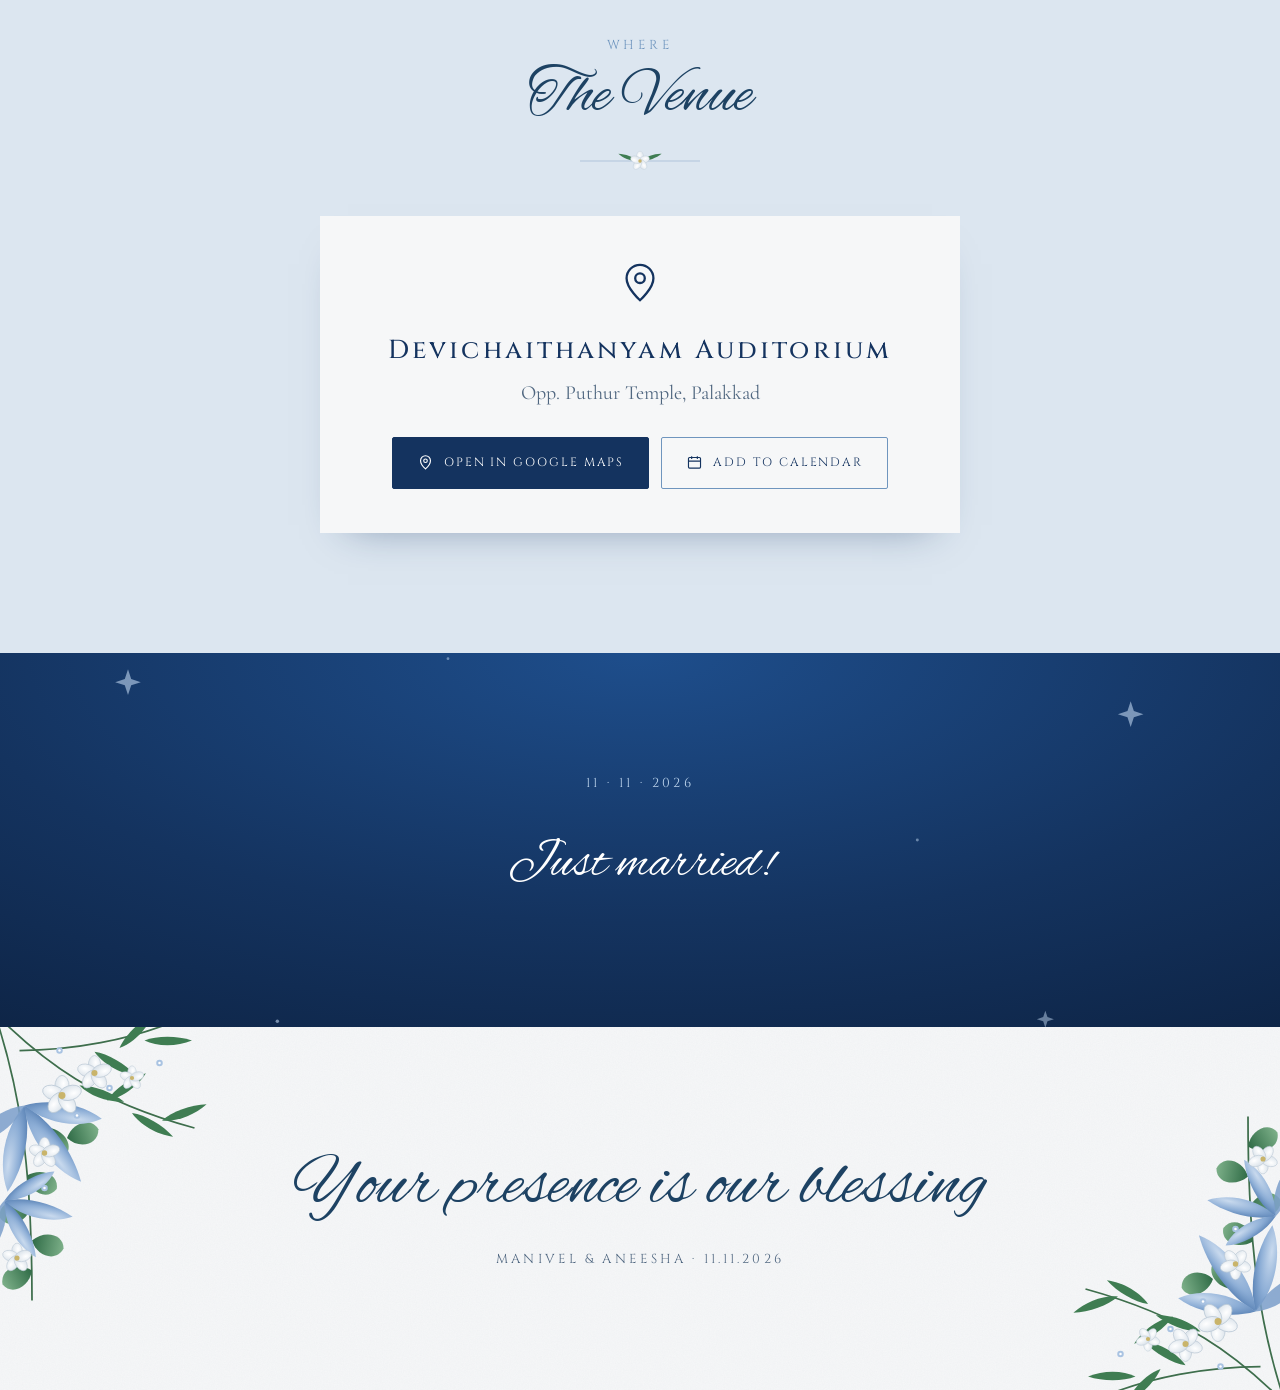
<file: wedding/index.html>
<!doctype html>
<html lang="en">
<head>
<meta charset="utf-8">
<meta name="viewport" content="width=device-width, initial-scale=1, viewport-fit=cover">
<meta name="description" content="Manivel & Aneesha are getting married on 11.11.2026 at Devichaithanyam Auditorium, Palakkad.">
<meta property="og:title" content="Manivel & Aneesha - Wedding Invitation">
<meta property="og:description" content="Wednesday, 11.11.2026 · 9.30 to 10.30 AM · Devichaithanyam Auditorium, Opp. Puthur Temple, Palakkad">
<style>:root{padding-top:env(safe-area-inset-top,0px);padding-bottom:env(safe-area-inset-bottom,0px)}body{margin:0}img{max-width:100%}[hidden]{display:none!important}</style>
<title>Manivel & Aneesha</title>
<meta name="claude:viewport-fit-sides" content="cover">
<link rel="preconnect" href="https://fonts.googleapis.com">
<link rel="preconnect" href="https://fonts.gstatic.com" crossorigin>
<link rel="stylesheet" href="https://fonts.googleapis.com/css2?family=Alex+Brush&family=Cormorant+Garamond:ital,wght@0,400;0,500;0,600;1,400&family=Cinzel:wght@400;500&display=swap">
<style>
/* Layout: full-page wedding site — 11·11 loader with curtain reveal, navy watercolour hero bleeding into paper, then date, venue, countdown bands, floral footer */
:root{
  --paper:#F6F7F8;
  --navy:#14335F;
  --navy-2:#1E4E8C;
  --ink:#1D4263;
  --sky:#6F95BE;
  --mist:#DCE6F0;
  --muted:#506780;
  --white:#FFFFFF;
  --f-script:"Alex Brush","Snell Roundhand","Apple Chancery",cursive;
  --f-caps:"Cinzel","Trajan Pro","Times New Roman",serif;
  --f-body:"Cormorant Garamond","Garamond","Georgia",serif;
  --gutter-l:max(16px,env(safe-area-inset-left,0px));
  --gutter-r:max(16px,env(safe-area-inset-right,0px));
  color-scheme:light;
}
*{box-sizing:border-box}
html{scroll-behavior:smooth}
body{background:var(--paper);color:var(--ink);font-family:var(--f-body);font-size:19px;line-height:1.6;overflow-x:hidden}
.wrap{padding-left:var(--gutter-l);padding-right:var(--gutter-r)}

/* ---------- LOADER ---------- */
.loader{position:fixed;inset:0;z-index:50;display:flex;align-items:center;justify-content:center;
  animation:loaderOut 0s linear 3.9s forwards}
.loader .half{position:absolute;top:0;bottom:0;width:50.5%;background:var(--navy);
  background-image:radial-gradient(120% 80% at 50% 0%,#1E4E8C 0%,#14335F 55%,#0E2547 100%)}
.loader .half.l{left:0;animation:curtainL 1s cubic-bezier(.7,0,.2,1) 2.9s forwards}
.loader .half.r{right:0;animation:curtainR 1s cubic-bezier(.7,0,.2,1) 2.9s forwards}
.loader .center{position:relative;text-align:center;color:var(--white);padding:0 24px;animation:fadeOut .5s ease 2.6s forwards}
.loader .rings{width:84px;height:54px;margin:0 auto 18px;display:block}
.loader .rings circle{fill:none;stroke:#E9D9A8;stroke-width:2.2;stroke-dasharray:120;stroke-dashoffset:120;animation:draw 1.1s ease forwards}
.loader .rings circle + circle{animation-delay:.35s}
.loader .crest{width:150px;height:150px;margin:0 auto;position:relative}
.loader .crest svg{width:100%;height:100%}
.loader .crest .ring{fill:none;stroke:var(--white);stroke-width:1.2;stroke-dasharray:340;stroke-dashoffset:340;animation:draw 1.4s ease .2s forwards}
.loader .crest .num{position:absolute;inset:0;display:flex;align-items:center;justify-content:center;font-family:var(--f-caps);font-size:38px;letter-spacing:.06em;opacity:0;animation:fadeUp .8s ease .8s forwards}
.loader .who{font-family:var(--f-script);font-size:40px;margin:16px 0 0;opacity:0;animation:fadeUp .8s ease 1.3s forwards}
.loader .bar{width:160px;height:1px;background:rgba(255,255,255,.25);margin:18px auto 0;overflow:hidden}
.loader .bar i{display:block;height:100%;background:#E9D9A8;transform-origin:left;transform:scaleX(0);animation:fill 2.3s ease .2s forwards}
.loader .skip{position:absolute;bottom:calc(24px + env(safe-area-inset-bottom,0px));left:50%;transform:translateX(-50%);background:none;border:0;color:rgba(255,255,255,.65);font-family:var(--f-caps);letter-spacing:.2em;font-size:11px;cursor:pointer;animation:fadeOut .4s ease 2.6s forwards}
.loader.done{display:none}
@keyframes draw{to{stroke-dashoffset:0}}
@keyframes fill{to{transform:scaleX(1)}}
@keyframes fadeUp{from{opacity:0;transform:translateY(8px)}to{opacity:1;transform:none}}
@keyframes fadeOut{to{opacity:0}}
@keyframes curtainL{to{transform:translateX(-101%)}}
@keyframes curtainR{to{transform:translateX(101%)}}
@keyframes loaderOut{to{visibility:hidden;pointer-events:none}}

/* ---------- NAV ---------- */
.nav{position:fixed;top:0;left:0;right:0;z-index:30;display:flex;justify-content:space-between;align-items:center;gap:16px;
  padding-top:calc(14px + env(safe-area-inset-top,0px));padding-bottom:14px;
  transition:background .35s ease,box-shadow .35s ease,padding .35s ease}
.nav.solid{background:rgba(17,41,79,.86);-webkit-backdrop-filter:blur(10px);backdrop-filter:blur(10px);box-shadow:0 8px 24px -16px rgba(0,0,0,.5);
  padding-top:calc(8px + env(safe-area-inset-top,0px));padding-bottom:8px}
.nav .mark{display:flex;align-items:center;gap:12px;color:var(--white);text-decoration:none}
.mono{position:relative;width:56px;height:56px;flex:none;display:block}
.mono svg{position:absolute;inset:0;width:100%;height:100%;overflow:visible}
.mono .l1,.mono .l2{position:absolute;font-family:var(--f-script);font-size:24px;line-height:1;color:var(--white)}
.mono .l1{left:11px;top:11px}
.mono .l2{right:9px;top:22px}
.mono .et{position:absolute;left:50%;top:50%;transform:translate(-50%,-48%);font-family:var(--f-body);font-style:italic;font-size:13px;color:#E9D9A8}
.mtext{display:flex;flex-direction:column;line-height:1.2}
.mtext b{font-family:var(--f-script);font-weight:400;font-size:24px}
.mtext small{font-family:var(--f-caps);font-size:10px;letter-spacing:.26em;color:#E9D9A8}
.nav ul{display:flex;gap:22px;list-style:none;margin:0;padding:0}
.snow{position:fixed;inset:0;width:100%;height:100%;pointer-events:none;z-index:40}
.nav a{color:rgba(255,255,255,.88);text-decoration:none;font-family:var(--f-caps);font-size:12px;letter-spacing:.2em}
.nav a:hover{color:var(--white)}

/* ---------- HERO ---------- */
.hero{position:relative;min-height:100svh;display:flex;align-items:center;justify-content:center;text-align:center;overflow:hidden;padding-block:110px 90px}
.hero .wash{position:absolute;top:0;left:0;width:100%;height:72%;pointer-events:none}
.tex{position:absolute;inset:0;width:100%;height:100%;pointer-events:none;opacity:.5;mix-blend-mode:multiply}
.hero .stars{position:absolute;top:0;left:0;width:100%;height:60%;pointer-events:none}
.tw{animation:twinkle 3.2s ease-in-out infinite}
.tw:nth-child(2n){animation-delay:1.1s}.tw:nth-child(3n){animation-delay:2s}
@keyframes twinkle{50%{opacity:.2}}
.corner{position:absolute;pointer-events:none;z-index:1}
.hero .corner.tr{top:-8px;right:-14px;width:clamp(190px,30vw,380px)}
.hero .corner.bl{bottom:-14px;left:-18px;width:clamp(200px,32vw,400px);transform:rotate(180deg)}
.hero-inner{position:relative;z-index:2;max-width:760px}
.hero .crest{width:124px;height:124px;margin:0 auto 26px;position:relative;color:var(--white)}
.hero .crest svg{width:100%;height:100%}
.hero .crest .num{position:absolute;inset:0;display:flex;align-items:center;justify-content:center;font-family:var(--f-caps);font-size:31px;letter-spacing:.06em}
.invite{font-family:var(--f-caps);color:var(--white);letter-spacing:.26em;font-size:14px;margin:0}
.our{font-family:var(--f-script);color:var(--white);font-size:clamp(48px,9vw,74px);line-height:1.1;margin:6px 0 0;font-weight:400}
.names{margin:clamp(48px,9vh,90px) 0 0;font-weight:400;font-family:var(--f-script);color:var(--ink);font-size:clamp(64px,13vw,128px);line-height:1;display:flex;flex-wrap:wrap;justify-content:center;align-items:baseline;column-gap:.25em}
.names .amp{font-size:.55em;color:var(--sky)}
.hero .date{font-family:var(--f-caps);letter-spacing:.24em;font-size:14px;color:var(--muted);margin:26px 0 0}
.scroll{display:inline-flex;flex-direction:column;align-items:center;gap:6px;margin-top:34px;color:var(--sky);text-decoration:none;font-family:var(--f-caps);font-size:11px;letter-spacing:.2em}
.scroll svg{width:18px;height:18px;animation:bob 1.8s ease-in-out infinite}
@keyframes bob{50%{transform:translateY(5px)}}

/* ---------- SECTIONS ---------- */
section.block{padding-block:clamp(70px,11vw,120px);text-align:center;position:relative}
.eyebrow{font-family:var(--f-caps);letter-spacing:.26em;font-size:13px;color:var(--sky);margin:0}
.title{font-family:var(--f-script);font-weight:400;font-size:clamp(44px,8vw,64px);line-height:1.1;margin:6px 0 0;color:var(--ink)}
.sprig{width:120px;height:22px;margin:18px auto 0;display:block}

.when-grid{display:grid;grid-template-columns:repeat(3,minmax(0,1fr));max-width:860px;margin:50px auto 0;border-top:1px solid var(--mist);border-bottom:1px solid var(--mist)}
.when-grid > div{padding:30px 14px;min-width:0}
.when-grid > div + div{border-left:1px solid var(--mist)}
.when-grid small{display:block;font-family:var(--f-caps);letter-spacing:.22em;font-size:12px;color:var(--muted)}
.when-grid b{display:block;font-family:var(--f-caps);font-weight:400;font-size:clamp(26px,4vw,38px);color:var(--navy);margin-top:8px;line-height:1.15}
.when-grid span{display:block;font-style:italic;color:var(--muted);margin-top:4px}

.venue{background:var(--mist)}
.venue .card{max-width:640px;margin:44px auto 0;background:var(--paper);padding:44px 28px;box-shadow:0 20px 40px -28px rgba(20,51,95,.5)}
.venue .pin{width:46px;height:46px;margin:0 auto 14px;color:var(--navy)}
.venue h3{font-family:var(--f-caps);font-weight:500;font-size:clamp(20px,3.6vw,26px);letter-spacing:.12em;margin:0;color:var(--navy);text-wrap:balance}
.venue p.addr{margin:6px 0 0;font-size:20px;color:var(--muted)}
.actions{display:flex;flex-wrap:wrap;gap:12px;justify-content:center;margin-top:28px}
.btn{display:inline-flex;align-items:center;gap:10px;font-family:var(--f-caps);letter-spacing:.16em;font-size:12px;text-decoration:none;padding:15px 24px;border-radius:2px;transition:background .2s ease,transform .2s ease}
.btn svg{width:17px;height:17px;flex:none}
.btn.primary{background:var(--navy);color:var(--white);border:1px solid var(--navy)}
.btn.primary:hover{background:var(--navy-2);transform:translateY(-1px)}
.btn.ghost{color:var(--navy);border:1px solid var(--sky);background:transparent}
.btn.ghost:hover{background:var(--mist)}
.btn:focus-visible,.nav a:focus-visible,.scroll:focus-visible{outline:2px solid var(--sky);outline-offset:3px}

.countdown{background:var(--navy);background-image:radial-gradient(90% 120% at 50% 0%,#1E4E8C 0%,#14335F 60%,#0E2547 100%);color:var(--white);overflow:hidden}
.countdown .eyebrow{color:#BFD6EE}
.countdown .title{color:var(--white)}
.count{display:grid;grid-template-columns:repeat(4,minmax(0,1fr));gap:12px;max-width:640px;margin:44px auto 0}
.count div{padding:20px 6px;border:1px solid rgba(255,255,255,.22)}
.count b{display:block;font-family:var(--f-caps);font-weight:400;font-size:clamp(30px,6vw,52px);line-height:1.05;font-variant-numeric:tabular-nums}
.count span{font-family:var(--f-caps);font-size:11px;letter-spacing:.22em;color:#BFD6EE}
.married{font-family:var(--f-script);font-size:52px;margin:30px 0 0}
.countdown .stars{position:absolute;inset:0;width:100%;height:100%;pointer-events:none}

.closing{padding-block:clamp(90px,13vw,150px);overflow:hidden}
.closing .corner.tl{top:-14px;left:-18px;width:clamp(170px,24vw,300px);transform:scaleX(-1)}
.closing .corner.br{bottom:-14px;right:-18px;width:clamp(170px,24vw,300px);transform:rotate(180deg) scaleX(-1)}
.closing .bless{position:relative;z-index:2;font-family:var(--f-script);font-size:clamp(44px,8vw,72px);line-height:1.15;margin:0;color:var(--ink)}
.closing .sig{position:relative;z-index:2;font-family:var(--f-caps);letter-spacing:.24em;font-size:13px;color:var(--muted);margin:20px 0 0}

.reveal{transition:transform .9s ease}
.reveal.pre{transform:translateY(22px)}

@media (max-width:640px){
  body{font-size:18px}
  .nav ul{display:none}
  .hero .corner.tr{top:64px;width:150px}
  .mtext b{font-size:22px}
  .when-grid{grid-template-columns:1fr}
  .when-grid > div + div{border-left:0;border-top:1px solid var(--mist)}
  .count{gap:8px}
  .count div{padding:14px 2px}
  .names{flex-direction:column;align-items:center}
  .closing{padding-block:150px}
  .closing .corner.tl,.closing .corner.br{width:140px}
}
@media (prefers-reduced-motion:reduce){
  .loader{display:none}
  .tw,.scroll svg{animation:none}
  .reveal,.reveal.pre{transition:none;transform:none}
  html{scroll-behavior:auto}
}
</style>
</head>
<body>

<!-- shared botanical shapes -->
<svg width="0" height="0" style="position:absolute" aria-hidden="true">
  <defs>
    <radialGradient id="petalBlue" cx="30%" cy="30%" r="80%">
      <stop offset="0" stop-color="#C9DAEE"/><stop offset=".6" stop-color="#8DAED6"/><stop offset="1" stop-color="#5E86B8"/>
    </radialGradient>
    <radialGradient id="petalWhite" cx="40%" cy="35%" r="75%">
      <stop offset="0" stop-color="#FFFFFF"/><stop offset="1" stop-color="#D3DDE6"/>
    </radialGradient>
    <linearGradient id="leafG" x1="0" x2="1"><stop offset="0" stop-color="#2F6B46"/><stop offset="1" stop-color="#7DB089"/></linearGradient>
    <g id="lily">
      <path d="M0 0 C-14 -20 -16 -52 -4 -74 C6 -54 10 -24 0 0Z" fill="url(#petalBlue)" transform="rotate(-38)"/>
      <path d="M0 0 C-14 -20 -16 -56 -2 -80 C8 -56 10 -24 0 0Z" fill="url(#petalBlue)" transform="rotate(8)"/>
      <path d="M0 0 C-12 -18 -14 -48 -2 -66 C8 -48 9 -20 0 0Z" fill="url(#petalBlue)" transform="rotate(52)"/>
      <path d="M0 0 C-10 -14 -12 -38 -2 -54 C6 -38 8 -16 0 0Z" fill="#7C9FCB" opacity=".85" transform="rotate(-80)"/>
    </g>
    <g id="bloom">
      <g fill="url(#petalWhite)" stroke="#B9C7D4" stroke-width=".5">
        <ellipse rx="5" ry="8" transform="translate(0,-6)"/>
        <ellipse rx="5" ry="8" transform="rotate(72) translate(0,-6)"/>
        <ellipse rx="5" ry="8" transform="rotate(144) translate(0,-6)"/>
        <ellipse rx="5" ry="8" transform="rotate(216) translate(0,-6)"/>
        <ellipse rx="5" ry="8" transform="rotate(288) translate(0,-6)"/>
      </g>
      <circle r="2.4" fill="#C9B46A"/>
    </g>
    <g id="dot"><circle r="2.6" fill="#A9C3E2"/><circle r="1" fill="#fff"/></g>
    <path id="euc" d="M0 0 C6 -12 22 -14 26 -2 C24 10 8 10 0 0Z" fill="url(#leafG)"/>
    <path id="slim" d="M0 0 C10 -5 26 -5 38 0 C26 4 10 4 0 0Z" fill="#3F7D52"/>
    <g id="spray">
      <g fill="none" stroke="#3E6E4C" stroke-width="1.4">
        <path d="M230 0 C190 40 150 70 70 92"/><path d="M230 0 C210 60 200 120 200 230"/><path d="M210 30 C170 30 120 22 80 4"/>
      </g>
      <use href="#slim" transform="translate(96 86) rotate(200)"/><use href="#slim" transform="translate(120 80) rotate(150)"/>
      <use href="#slim" transform="translate(140 70) rotate(215)"/><use href="#slim" transform="translate(162 58) rotate(160)"/>
      <use href="#slim" transform="translate(110 22) rotate(180)"/><use href="#slim" transform="translate(130 28) rotate(225)"/>
      <use href="#slim" transform="translate(150 31) rotate(150)"/>
      <use href="#euc" transform="translate(204 130) rotate(160)"/><use href="#euc" transform="translate(201 156) rotate(20)"/>
      <use href="#euc" transform="translate(200 182) rotate(170)"/><use href="#euc" transform="translate(200 206) rotate(30)"/>
      <use href="#euc" transform="translate(186 92) rotate(120)"/><use href="#euc" transform="translate(172 100) rotate(200)"/>
      <use href="#lily" transform="translate(206 74) rotate(-150) scale(.95)"/>
      <use href="#lily" transform="translate(222 150) rotate(-110) scale(.7)"/>
      <use href="#bloom" transform="translate(176 66) scale(1.15)"/><use href="#bloom" transform="translate(150 48)"/>
      <use href="#bloom" transform="translate(190 112) scale(.9)"/><use href="#bloom" transform="translate(212 196) scale(.85)"/>
      <use href="#bloom" transform="translate(120 52) scale(.7)"/>
      <use href="#dot" transform="translate(138 60)"/><use href="#dot" transform="translate(164 82)"/>
      <use href="#dot" transform="translate(98 40)"/><use href="#dot" transform="translate(190 140)"/><use href="#dot" transform="translate(178 30)"/>
    </g>
    <g id="sprigMark">
      <path d="M0 11 H120" stroke="#6F95BE" stroke-width=".8" opacity=".5"/>
      <use href="#slim" transform="translate(58 11) rotate(200) scale(.55)"/>
      <use href="#slim" transform="translate(62 11) rotate(-20) scale(.55)"/>
      <use href="#bloom" transform="translate(60 11) scale(.7)"/>
    </g>
    <filter id="paper"><feTurbulence type="fractalNoise" baseFrequency=".85" numOctaves="3" seed="2"/><feColorMatrix values="0 0 0 0 .55  0 0 0 0 .6  0 0 0 0 .66  0 0 0 .2 0"/></filter>
  </defs>
</svg>

<!-- LOADER -->
<div class="loader" id="loader" role="presentation">
  <div class="half l"></div><div class="half r"></div>
  <div class="center">
    <svg class="rings" viewBox="0 0 84 54" aria-hidden="true"><circle cx="31" cy="30" r="18"/><circle cx="53" cy="30" r="18"/></svg>
    <div class="crest">
      <svg viewBox="0 0 150 150" aria-hidden="true">
        <circle class="ring" cx="75" cy="75" r="54" transform="rotate(-90 75 75)"/>
        <circle cx="75" cy="75" r="62" fill="none" stroke="#fff" stroke-width=".6" stroke-dasharray="1.5 5" opacity=".5"/>
      </svg>
      <div class="num">11·11</div>
    </div>
    <p class="who">Manivel &amp; Aneesha</p>
    <div class="bar"><i></i></div>
  </div>
  <button class="skip" id="skip" type="button">TAP TO OPEN</button>
</div>

<canvas class="snow" id="snow" aria-hidden="true"></canvas>

<!-- HERO -->
<header class="hero wrap" id="home">
  <nav class="nav wrap" aria-label="Sections">
    <a class="mark" href="#home" aria-label="Manivel and Aneesha, back to top">
      <span class="mono" aria-hidden="true">
        <svg viewBox="0 0 56 56">
          <circle cx="28" cy="28" r="26" fill="none" stroke="#E9D9A8" stroke-width="1"/>
          <circle cx="28" cy="28" r="22.5" fill="none" stroke="#fff" stroke-width=".5" stroke-dasharray="1 3" opacity=".7"/>
          <use href="#bloom" transform="translate(28 54) scale(.38)"/>
          <use href="#slim" transform="translate(25 54) rotate(195) scale(.32)"/>
          <use href="#slim" transform="translate(31 54) rotate(-15) scale(.32)"/>
        </svg>
        <span class="l1">M</span><span class="et">&amp;</span><span class="l2">A</span>
      </span>
      <span class="mtext"><b>Manivel &amp; Aneesha</b><small>11 · 11 · 2026</small></span>
    </a>
    <ul>
      <li><a href="#when">When</a></li>
      <li><a href="#venue">Venue</a></li>
      <li><a href="#countdown">Countdown</a></li>
    </ul>
  </nav>

  <svg class="wash" viewBox="0 0 1200 700" preserveAspectRatio="none" aria-hidden="true">
    <defs>
      <linearGradient id="washG" x1="0" y1="0" x2="0" y2="1">
        <stop offset="0" stop-color="#11294F"/>
        <stop offset=".35" stop-color="#1B4682"/>
        <stop offset=".62" stop-color="#3D79B8"/>
        <stop offset=".82" stop-color="#9CC0E0" stop-opacity=".7"/>
        <stop offset="1" stop-color="#F6F7F8" stop-opacity="0"/>
      </linearGradient>
      <filter id="bleed" x="-5%" y="-5%" width="110%" height="115%">
        <feTurbulence type="fractalNoise" baseFrequency=".008 .025" numOctaves="3" seed="7" result="t"/>
        <feDisplacementMap in="SourceGraphic" in2="t" scale="70" xChannelSelector="R" yChannelSelector="G" result="d"/>
        <feTurbulence type="fractalNoise" baseFrequency=".6" numOctaves="2" seed="3" result="g"/>
        <feColorMatrix in="g" type="matrix" values="0 0 0 0 0  0 0 0 0 .1  0 0 0 0 .25  0 0 0 .35 0" result="grain"/>
        <feComposite in="grain" in2="d" operator="in" result="gg"/>
        <feMerge><feMergeNode in="d"/><feMergeNode in="gg"/></feMerge>
      </filter>
    </defs>
    <path d="M-40 -40 H1240 V560 C1100 610 980 520 820 580 C680 630 540 520 400 590 C260 650 120 560 -40 610Z" fill="url(#washG)" filter="url(#bleed)"/>
  </svg>
  <svg class="tex" aria-hidden="true"><rect width="100%" height="100%" filter="url(#paper)"/></svg>
  <svg class="stars" viewBox="0 0 1200 500" preserveAspectRatio="xMidYMin slice" aria-hidden="true">
    <g fill="#BFD6EE">
      <path class="tw" d="M140 110 l3 9 9 3 -9 3 -3 9 -3 -9 -9 -3 9 -3z" opacity=".7"/>
      <path class="tw" d="M300 70 l2 6 6 2 -6 2 -2 6 -2 -6 -6 -2 6 -2z" opacity=".6"/>
      <path class="tw" d="M860 360 l3 10 10 3 -10 3 -3 10 -3 -10 -10 -3 10 -3z" opacity=".7"/>
      <path class="tw" d="M180 380 l2 7 7 2 -7 2 -2 7 -2 -7 -7 -2 7 -2z" opacity=".55"/>
      <path class="tw" d="M980 240 l2 6 6 2 -6 2 -2 6 -2 -6 -6 -2 6 -2z" opacity=".5"/>
      <circle class="tw" cx="420" cy="150" r="1.8" opacity=".7"/><circle class="tw" cx="660" cy="60" r="1.5" opacity=".6"/>
      <circle class="tw" cx="1040" cy="330" r="1.8" opacity=".6"/><circle class="tw" cx="90" cy="260" r="1.5" opacity=".6"/>
      <circle class="tw" cx="560" cy="400" r="1.3" opacity=".5"/><circle class="tw" cx="760" cy="180" r="1.4" opacity=".5"/>
    </g>
    <g transform="translate(210 230)" stroke="#9FBFE0" stroke-width="1.1" fill="none" opacity=".5">
      <g id="arm"><path d="M0 0 V-44 M0 -15 l-9 -9 M0 -15 l9 -9 M0 -30 l-7 -7 M0 -30 l7 -7"/></g>
      <use href="#arm" transform="rotate(60)"/><use href="#arm" transform="rotate(120)"/>
      <use href="#arm" transform="rotate(180)"/><use href="#arm" transform="rotate(240)"/><use href="#arm" transform="rotate(300)"/>
    </g>
  </svg>
  <svg class="corner tr" viewBox="0 0 240 240" aria-hidden="true"><use href="#spray"/></svg>
  <svg class="corner bl" viewBox="0 0 240 240" aria-hidden="true"><use href="#spray"/></svg>

  <div class="hero-inner">
    <div class="crest" aria-label="11.11">
      <svg viewBox="0 0 124 124" aria-hidden="true">
        <circle cx="62" cy="62" r="57" fill="none" stroke="#fff" stroke-width="1" opacity=".85"/>
        <circle cx="62" cy="62" r="51" fill="none" stroke="#fff" stroke-width=".6" stroke-dasharray="1.5 4" opacity=".7"/>
        <use href="#bloom" transform="translate(62 113) scale(.55)"/>
        <use href="#slim" transform="translate(57 113) rotate(195) scale(.5)"/>
        <use href="#slim" transform="translate(67 113) rotate(-15) scale(.5)"/>
      </svg>
      <div class="num">11·11</div>
    </div>
    <p class="invite">WE INVITE YOU TO CELEBRATE</p>
    <h2 class="our">Our Wedding</h2>
    <h1 class="names"><span>Manivel</span><span class="amp">&amp;</span><span>Aneesha</span></h1>
    <p class="date">WEDNESDAY · 11.11.2026 · PALAKKAD</p>
    <a class="scroll" href="#when">SCROLL
      <svg viewBox="0 0 24 24" fill="none" stroke="currentColor" stroke-width="1.5" aria-hidden="true"><path d="M6 9l6 6 6-6"/></svg>
    </a>
  </div>
</header>

<!-- WHEN -->
<section class="block wrap reveal" id="when">
  <p class="eyebrow">SAVE THE DATE</p>
  <h2 class="title">The Muhurtham</h2>
  <svg class="sprig" viewBox="0 0 120 22" aria-hidden="true"><use href="#sprigMark"/></svg>
  <div class="when-grid">
    <div><small>DAY</small><b>Wednesday</b><span>a blessed morning</span></div>
    <div><small>DATE</small><b>11 · 11 · 2026</b><span>11th November</span></div>
    <div><small>TIME</small><b>9.30 – 10.30</b><span>in the morning</span></div>
  </div>
</section>

<!-- VENUE -->
<section class="block venue wrap reveal" id="venue">
  <p class="eyebrow">WHERE</p>
  <h2 class="title">The Venue</h2>
  <svg class="sprig" viewBox="0 0 120 22" aria-hidden="true"><use href="#sprigMark"/></svg>
  <div class="card">
    <svg class="pin" viewBox="0 0 24 24" fill="none" stroke="currentColor" stroke-width="1.2" aria-hidden="true"><path d="M12 21s-7-6.2-7-11.5A7 7 0 0 1 19 9.5C19 14.8 12 21 12 21Z"/><circle cx="12" cy="9.5" r="2.5"/></svg>
    <h3>Devichaithanyam Auditorium</h3>
    <p class="addr">Opp. Puthur Temple, Palakkad</p>
    <div class="actions">
      <a class="btn primary" target="_blank" rel="noopener" href="https://www.google.com/maps/search/?api=1&amp;query=Devichaithanyam+Auditorium+Opp+Puthur+Temple+Palakkad+Kerala">
        <svg viewBox="0 0 24 24" fill="none" stroke="currentColor" stroke-width="1.6" aria-hidden="true"><path d="M12 21s-7-6.2-7-11.5A7 7 0 0 1 19 9.5C19 14.8 12 21 12 21Z"/><circle cx="12" cy="9.5" r="2.5"/></svg>
        OPEN IN GOOGLE MAPS
      </a>
      <a class="btn ghost" target="_blank" rel="noopener" href="https://calendar.google.com/calendar/render?action=TEMPLATE&amp;text=Manivel+%26+Aneesha+Wedding&amp;dates=20261111T040000Z/20261111T050000Z&amp;location=Devichaithanyam+Auditorium%2C+Opp+Puthur+Temple%2C+Palakkad&amp;details=Muhurtham+9%3A30+am+to+10%3A30+am">
        <svg viewBox="0 0 24 24" fill="none" stroke="currentColor" stroke-width="1.6" aria-hidden="true"><rect x="3.5" y="5" width="17" height="15" rx="1.5"/><path d="M3.5 10h17M8 3v4M16 3v4"/></svg>
        ADD TO CALENDAR
      </a>
    </div>
  </div>
</section>

<!-- COUNTDOWN -->
<section class="block countdown wrap" id="countdown">
  <svg class="stars" viewBox="0 0 1200 500" preserveAspectRatio="xMidYMid slice" aria-hidden="true">
    <g fill="#BFD6EE">
      <path class="tw" d="M120 90 l3 9 9 3 -9 3 -3 9 -3 -9 -9 -3 9 -3z" opacity=".6"/>
      <path class="tw" d="M1060 120 l3 9 9 3 -9 3 -3 9 -3 -9 -9 -3 9 -3z" opacity=".6"/>
      <path class="tw" d="M980 410 l2 6 6 2 -6 2 -2 6 -2 -6 -6 -2 6 -2z" opacity=".5"/>
      <circle class="tw" cx="260" cy="420" r="1.6" opacity=".6"/><circle class="tw" cx="700" cy="60" r="1.5" opacity=".5"/>
      <circle class="tw" cx="420" cy="80" r="1.3" opacity=".5"/><circle class="tw" cx="860" cy="250" r="1.4" opacity=".5"/>
    </g>
  </svg>
  <div class="reveal" id="countWrap" style="position:relative">
    <p class="eyebrow">COUNTING DOWN TO</p>
    <h2 class="title">11 · 11</h2>
    <div class="count">
      <div><b id="cd-d">10</b><span>DAYS</span></div>
      <div><b id="cd-h">00</b><span>HOURS</span></div>
      <div><b id="cd-m">00</b><span>MINUTES</span></div>
      <div><b id="cd-s">00</b><span>SECONDS</span></div>
    </div>
  </div>
</section>

<!-- CLOSING -->
<section class="block closing wrap">
  <svg class="tex" aria-hidden="true"><rect width="100%" height="100%" filter="url(#paper)"/></svg>
  <svg class="corner tl" viewBox="0 0 240 240" aria-hidden="true"><use href="#spray"/></svg>
  <svg class="corner br" viewBox="0 0 240 240" aria-hidden="true"><use href="#spray"/></svg>
  <p class="bless reveal">Your presence is our blessing</p>
  <p class="sig">MANIVEL &amp; ANEESHA · 11.11.2026</p>
</section>

<script>
(function(){
  // loader: CSS finishes it on its own; tap skips
  var loader = document.getElementById("loader");
  function closeLoader(){ loader.classList.add("done"); }
  document.getElementById("skip").addEventListener("click", closeLoader);
  loader.addEventListener("click", closeLoader);

  // nav turns solid after scrolling past the top
  var nav = document.querySelector(".nav");
  function navState(){ nav.classList.toggle("solid", scrollY > 40); }
  addEventListener("scroll", navState, {passive:true}); navState();

  // falling snow
  var reduce = matchMedia("(prefers-reduced-motion: reduce)").matches;
  var cv = document.getElementById("snow"), cx = cv.getContext && cv.getContext("2d");
  if(cx && !reduce){
    var W, H, dpr = Math.min(devicePixelRatio || 1, 2), flakes = [];
    function size(){ W = innerWidth; H = innerHeight; cv.width = W*dpr; cv.height = H*dpr; cx.setTransform(dpr,0,0,dpr,0,0); }
    size(); addEventListener("resize", size);
    var N = Math.round(Math.min(90, Math.max(40, innerWidth/14)));
    function mk(top){
      var star = Math.random() < .22;
      return { x:Math.random()*W, y: top ? -10 : Math.random()*H,
        r: star ? 4+Math.random()*4 : 1.2+Math.random()*2.6,
        vy: .35+Math.random()*.9, sway: Math.random()*Math.PI*2, sw: .004+Math.random()*.012,
        rot: Math.random()*6, vr: (Math.random()-.5)*.01, star: star, a: .55+Math.random()*.45 };
    }
    for(var i=0;i<N;i++) flakes.push(mk(false));
    function drawStar(f){
      cx.save(); cx.translate(f.x,f.y); cx.rotate(f.rot);
      cx.strokeStyle = "rgba(255,255,255,"+f.a+")"; cx.lineWidth = 1.1;
      cx.shadowColor = "rgba(70,110,160,.55)"; cx.shadowBlur = 3;
      cx.beginPath();
      for(var k=0;k<6;k++){
        cx.rotate(Math.PI/3); cx.moveTo(0,0); cx.lineTo(0,-f.r);
        cx.moveTo(0,-f.r*.55); cx.lineTo(-f.r*.28,-f.r*.8); cx.moveTo(0,-f.r*.55); cx.lineTo(f.r*.28,-f.r*.8);
      }
      cx.stroke(); cx.restore();
    }
    function frame(){
      cx.clearRect(0,0,W,H);
      for(var i=0;i<flakes.length;i++){
        var f = flakes[i];
        f.sway += f.sw; f.y += f.vy; f.x += Math.sin(f.sway)*.5; f.rot += f.vr;
        if(f.y > H+12 || f.x < -20 || f.x > W+20){ flakes[i] = mk(true); continue; }
        if(f.star){ drawStar(f); }
        else{
          cx.beginPath(); cx.arc(f.x,f.y,f.r,0,Math.PI*2);
          cx.fillStyle = "rgba(255,255,255,"+f.a+")";
          cx.shadowColor = "rgba(70,110,160,.5)"; cx.shadowBlur = 4;
          cx.fill(); cx.shadowBlur = 0;
        }
      }
      requestAnimationFrame(frame);
    }
    requestAnimationFrame(frame);
  }
  setTimeout(closeLoader, 4100);

  // countdown
  var target = new Date("2026-11-11T09:30:00+05:30").getTime();
  var wrap = document.getElementById("countWrap");
  function pad(n){return String(n).padStart(2,"0")}
  function tick(){
    var diff = target - Date.now();
    if(diff <= 0){ wrap.innerHTML = '<p class="eyebrow">11 · 11 · 2026</p><p class="married">Just married!</p>'; return false; }
    var s = Math.floor(diff/1000);
    document.getElementById("cd-d").textContent = Math.floor(s/86400);
    document.getElementById("cd-h").textContent = pad(Math.floor(s%86400/3600));
    document.getElementById("cd-m").textContent = pad(Math.floor(s%3600/60));
    document.getElementById("cd-s").textContent = pad(s%60);
    return true;
  }
  if(tick()){ var t = setInterval(function(){ if(!tick()) clearInterval(t); },1000); }

  // gentle slide-up on scroll (content stays visible)
  if("IntersectionObserver" in window && !matchMedia("(prefers-reduced-motion: reduce)").matches){
    var els = document.querySelectorAll(".reveal");
    var io = new IntersectionObserver(function(es){
      es.forEach(function(e){ if(e.isIntersecting){ e.target.classList.remove("pre"); io.unobserve(e.target); } });
    },{threshold:.15});
    els.forEach(function(el){
      var r = el.getBoundingClientRect();
      if(r.top > innerHeight){ el.classList.add("pre"); io.observe(el); }
    });
  }
})();
</script>

</body>
</html>
</file>
<file: assets/index-DvP_LPgw.css>
@import"https://fonts.googleapis.com/css2?family=Italiana&family=Inter:wght@300;400;500&display=swap";.hero[data-v-49675eb0]{position:relative;height:100vh;display:flex;align-items:center;justify-content:center;overflow:hidden;background:#020202}.hero-canvas[data-v-49675eb0]{position:absolute;top:0;right:0;bottom:0;left:0;z-index:0}.hero-content[data-v-49675eb0]{position:relative;z-index:2;text-align:center;padding:0 24px}.hero-label[data-v-49675eb0]{font-size:.8rem;letter-spacing:.3em;text-transform:uppercase;color:#ffffff73;margin-bottom:24px;font-weight:400}.hero-name[data-v-49675eb0]{font-family:Italiana,serif;font-size:clamp(5rem,15vw,14rem);font-weight:400;color:#fff;line-height:1;margin:0 0 24px;display:flex;gap:.01em;justify-content:center;overflow:hidden}.char[data-v-49675eb0]{display:inline-block}.hero-sub[data-v-49675eb0]{font-size:.9rem;color:#fff6;letter-spacing:.15em;margin-bottom:48px;font-weight:300}.hero-cta[data-v-49675eb0]{display:flex;gap:16px;justify-content:center;flex-wrap:wrap}.btn-primary[data-v-49675eb0]{padding:14px 36px;background:#fff;color:#000;text-decoration:none;font-size:.8rem;letter-spacing:.15em;text-transform:uppercase;font-weight:500;border-radius:2px;transition:all .3s ease}.btn-primary[data-v-49675eb0]:hover{background:#ffffffd9;transform:translateY(-2px)}.btn-outline[data-v-49675eb0]{padding:14px 36px;border:1px solid rgba(255,255,255,.3);color:#fffc;text-decoration:none;font-size:.8rem;letter-spacing:.15em;text-transform:uppercase;font-weight:400;border-radius:2px;transition:all .3s ease}.btn-outline[data-v-49675eb0]:hover{border-color:#fffc;color:#fff;transform:translateY(-2px)}.scroll-indicator[data-v-49675eb0]{position:absolute;bottom:40px;left:50%;transform:translate(-50%);display:flex;flex-direction:column;align-items:center;gap:12px;z-index:2}.scroll-indicator span[data-v-49675eb0]{font-size:.65rem;letter-spacing:.3em;text-transform:uppercase;color:#ffffff4d}.scroll-line[data-v-49675eb0]{width:1px;height:50px;background:linear-gradient(to bottom,rgba(255,255,255,.4),transparent);animation:scrollPulse-49675eb0 2s ease-in-out infinite}@keyframes scrollPulse-49675eb0{0%,to{opacity:.3;transform:scaleY(1)}50%{opacity:1;transform:scaleY(1.2)}}@media (max-width: 768px){.hero-name[data-v-49675eb0]{font-size:clamp(3.5rem,18vw,6rem)}}.about[data-v-6d815619]{background:#020202;padding:140px 80px;position:relative}.about[data-v-6d815619]:before{content:"";position:absolute;top:0;left:0;right:0;height:1px;background:linear-gradient(to right,transparent,rgba(255,255,255,.1),transparent)}.about-container[data-v-6d815619]{max-width:1200px;margin:0 auto;display:grid;grid-template-columns:1fr 1fr;gap:100px;align-items:start}.section-tag[data-v-6d815619]{font-size:.7rem;letter-spacing:.35em;text-transform:uppercase;color:#ffffff59;margin-bottom:32px;display:flex;align-items:center;gap:12px}.section-tag[data-v-6d815619]:before{content:"";width:30px;height:1px;background:#ffffff59}.about-heading[data-v-6d815619]{font-family:Italiana,serif;font-size:clamp(2.8rem,5vw,5rem);font-weight:400;color:#fff;line-height:1.05;margin:0 0 48px;display:flex;flex-direction:column}.outline-text[data-v-6d815619]{-webkit-text-stroke:1px rgba(255,255,255,.4);color:transparent}.about-image-wrap[data-v-6d815619]{position:relative;width:200px;margin-top:16px}.about-img[data-v-6d815619]{width:200px;height:200px;border-radius:50%;object-fit:cover;display:block;filter:grayscale(20%);position:relative;z-index:1}.img-border[data-v-6d815619]{position:absolute;top:-6px;right:-6px;bottom:-6px;left:-6px;border-radius:50%;border:1px solid rgba(255,255,255,.15);z-index:0}.about-bio[data-v-6d815619]{font-size:.95rem;color:#ffffff80;line-height:1.9;margin:0 0 20px;font-weight:300}.about-bio strong[data-v-6d815619]{color:#ffffffd9;font-weight:500}.about-stats[data-v-6d815619]{display:flex;gap:48px;margin:48px 0;padding:40px 0;border-top:1px solid rgba(255,255,255,.07);border-bottom:1px solid rgba(255,255,255,.07)}.stat[data-v-6d815619]{display:flex;flex-direction:column;gap:6px}.stat-num[data-v-6d815619]{font-family:Italiana,serif;font-size:2.8rem;color:#fff;line-height:1}.stat-label[data-v-6d815619]{font-size:.7rem;letter-spacing:.15em;text-transform:uppercase;color:#ffffff4d}.about-links[data-v-6d815619]{display:flex;flex-wrap:wrap;gap:12px}.social-link[data-v-6d815619]{display:flex;align-items:center;gap:8px;padding:10px 18px;border:1px solid rgba(255,255,255,.1);border-radius:2px;text-decoration:none;color:#ffffff80;font-size:.75rem;letter-spacing:.1em;transition:all .3s ease;text-transform:uppercase}.social-link img[data-v-6d815619]{opacity:.5;filter:invert(1);transition:opacity .3s ease}.social-link[data-v-6d815619]:hover{border-color:#fff6;color:#ffffffe6;transform:translateY(-2px)}.social-link:hover img[data-v-6d815619]{opacity:.9}@media (max-width: 900px){.about[data-v-6d815619]{padding:80px 24px}.about-container[data-v-6d815619]{grid-template-columns:1fr;gap:60px}.about-stats[data-v-6d815619]{gap:32px}}.tech[data-v-5db4e167]{background:#040404;padding:140px 80px;position:relative}.tech[data-v-5db4e167]:before{content:"";position:absolute;top:0;left:0;right:0;height:1px;background:linear-gradient(to right,transparent,rgba(255,255,255,.1),transparent)}.tech-inner[data-v-5db4e167]{max-width:1200px;margin:0 auto}.section-tag[data-v-5db4e167]{font-size:.7rem;letter-spacing:.35em;text-transform:uppercase;color:#ffffff59;margin-bottom:24px;display:flex;align-items:center;gap:12px}.section-tag[data-v-5db4e167]:before{content:"";width:30px;height:1px;background:#ffffff59}.tech-heading[data-v-5db4e167]{font-family:Italiana,serif;font-size:clamp(3rem,6vw,6rem);font-weight:400;color:#fff;line-height:1;margin:0 0 80px;display:flex;flex-direction:column}.outline-text[data-v-5db4e167]{-webkit-text-stroke:1px rgba(255,255,255,.4);color:transparent}.skills-grid[data-v-5db4e167]{display:grid;grid-template-columns:1fr 1fr;gap:40px 80px;margin-bottom:80px}.skill-item[data-v-5db4e167]{padding:32px 0;border-bottom:1px solid rgba(255,255,255,.06)}.skill-top[data-v-5db4e167]{display:flex;justify-content:space-between;align-items:baseline;margin-bottom:16px}.skill-name[data-v-5db4e167]{font-size:.9rem;color:#fffc;letter-spacing:.05em;font-weight:400}.skill-pct[data-v-5db4e167]{font-family:Italiana,serif;font-size:1.4rem;color:#ffffff4d}.skill-track[data-v-5db4e167]{width:100%;height:1px;background:#ffffff14;margin-bottom:14px;position:relative}.skill-fill[data-v-5db4e167]{height:100%;background:linear-gradient(to right,#fff9,#fff3);position:absolute;top:0;left:0;width:0}.skill-tags[data-v-5db4e167]{display:flex;gap:8px;flex-wrap:wrap}.tag[data-v-5db4e167]{font-size:.65rem;letter-spacing:.1em;text-transform:uppercase;color:#ffffff40;padding:4px 10px;border:1px solid rgba(255,255,255,.08);border-radius:2px}.tools-row[data-v-5db4e167]{padding-top:60px;border-top:1px solid rgba(255,255,255,.07)}.tools-label[data-v-5db4e167]{font-size:.7rem;letter-spacing:.35em;text-transform:uppercase;color:#ffffff40;margin-bottom:24px}.tools-list[data-v-5db4e167]{display:flex;flex-wrap:wrap;gap:12px}.tool-chip[data-v-5db4e167]{font-size:.75rem;letter-spacing:.1em;text-transform:uppercase;color:#fff6;padding:8px 20px;border:1px solid rgba(255,255,255,.1);border-radius:100px;transition:all .3s ease;cursor:default}.tool-chip[data-v-5db4e167]:hover{border-color:#ffffff59;color:#ffffffbf}@media (max-width: 900px){.tech[data-v-5db4e167]{padding:80px 24px}.skills-grid[data-v-5db4e167]{grid-template-columns:1fr;gap:0}}.contact[data-v-b6b2b695]{background:#020202;padding:140px 80px 80px;position:relative;min-height:90vh;display:flex;flex-direction:column}.contact[data-v-b6b2b695]:before{content:"";position:absolute;top:0;left:0;right:0;height:1px;background:linear-gradient(to right,transparent,rgba(255,255,255,.1),transparent)}.contact-inner[data-v-b6b2b695]{max-width:1200px;margin:0 auto;width:100%;flex:1;display:flex;flex-direction:column}.section-tag[data-v-b6b2b695]{font-size:.7rem;letter-spacing:.35em;text-transform:uppercase;color:#ffffff59;margin-bottom:32px;display:flex;align-items:center;gap:12px}.section-tag[data-v-b6b2b695]:before{content:"";width:30px;height:1px;background:#ffffff59}.contact-heading[data-v-b6b2b695]{font-family:Italiana,serif;font-size:clamp(4rem,9vw,10rem);font-weight:400;color:#fff;line-height:.95;margin:0 0 80px;display:flex;flex-direction:column}.outline-text[data-v-b6b2b695]{-webkit-text-stroke:1px rgba(255,255,255,.4);color:transparent}.contact-body[data-v-b6b2b695]{flex:1;display:flex;flex-direction:column;gap:48px}.email-link[data-v-b6b2b695]{font-family:Italiana,serif;font-size:clamp(1.4rem,3vw,2.4rem);color:#ffffffb3;text-decoration:none;display:flex;align-items:baseline;gap:12px;transition:color .3s ease;width:fit-content;border-bottom:1px solid rgba(255,255,255,.1);padding-bottom:16px}.email-link[data-v-b6b2b695]:hover{color:#fff}.arrow[data-v-b6b2b695]{font-size:.6em}.contact-links[data-v-b6b2b695]{display:flex;gap:32px;flex-wrap:wrap}.c-link[data-v-b6b2b695]{display:flex;align-items:center;gap:8px;font-size:.8rem;letter-spacing:.15em;text-transform:uppercase;color:#ffffff4d;text-decoration:none;transition:color .3s ease}.c-link[data-v-b6b2b695]:hover{color:#fffc}.c-arrow[data-v-b6b2b695]{font-size:.7em;opacity:0;transform:translate(-4px);transition:all .3s ease}.c-link:hover .c-arrow[data-v-b6b2b695]{opacity:1;transform:translate(0)}.footer[data-v-b6b2b695]{margin-top:auto;padding-top:60px;border-top:1px solid rgba(255,255,255,.06);display:flex;justify-content:space-between;align-items:center}.footer-copy[data-v-b6b2b695]{font-size:.7rem;letter-spacing:.1em;color:#fff3}.footer-back a[data-v-b6b2b695]{font-size:.7rem;letter-spacing:.1em;text-transform:uppercase;color:#ffffff40;text-decoration:none;transition:color .3s ease}.footer-back a[data-v-b6b2b695]:hover{color:#fff9}@media (max-width: 768px){.contact[data-v-b6b2b695]{padding:80px 24px 60px}.footer[data-v-b6b2b695]{flex-direction:column;gap:16px;text-align:center}.contact-links[data-v-b6b2b695]{gap:20px}}*,*:before,*:after{box-sizing:border-box;margin:0;padding:0}html{scroll-behavior:smooth;cursor:none}body{background:#020202;color:#fff;font-family:Inter,sans-serif;font-weight:300;overflow-x:hidden}::selection{background:#ffffff26;color:#fff}::-webkit-scrollbar{width:4px}::-webkit-scrollbar-track{background:#020202}::-webkit-scrollbar-thumb{background:#ffffff26;border-radius:2px}.navbar{position:fixed;top:0;left:0;right:0;z-index:100;padding:28px 60px;display:flex;justify-content:space-between;align-items:center;transition:all .4s ease}.navbar.scrolled{padding:18px 60px;background:#020202d9;-webkit-backdrop-filter:blur(20px);backdrop-filter:blur(20px);border-bottom:1px solid rgba(255,255,255,.06)}.nav-logo{font-family:Italiana,serif;font-size:1.4rem;color:#fffc;text-decoration:none;letter-spacing:.1em;transition:color .3s ease}.nav-logo:hover{color:#fff}.nav-links{display:flex;gap:40px}.nav-links a{font-size:.7rem;letter-spacing:.2em;text-transform:uppercase;color:#fff6;text-decoration:none;transition:color .3s ease}.nav-links a:hover{color:#ffffffd9}.cursor-dot{width:5px;height:5px;background:#fff;border-radius:50%;position:fixed;top:-2.5px;left:-2.5px;pointer-events:none;z-index:9999;will-change:transform}.cursor-ring{width:32px;height:32px;border:1px solid rgba(255,255,255,.5);border-radius:50%;position:fixed;top:-16px;left:-16px;pointer-events:none;z-index:9998;will-change:transform;opacity:.5}@media (max-width: 768px){.navbar{padding:20px 24px}.navbar.scrolled{padding:14px 24px}.nav-links{gap:24px}.cursor-dot,.cursor-ring{display:none}html{cursor:auto}}
</file>
